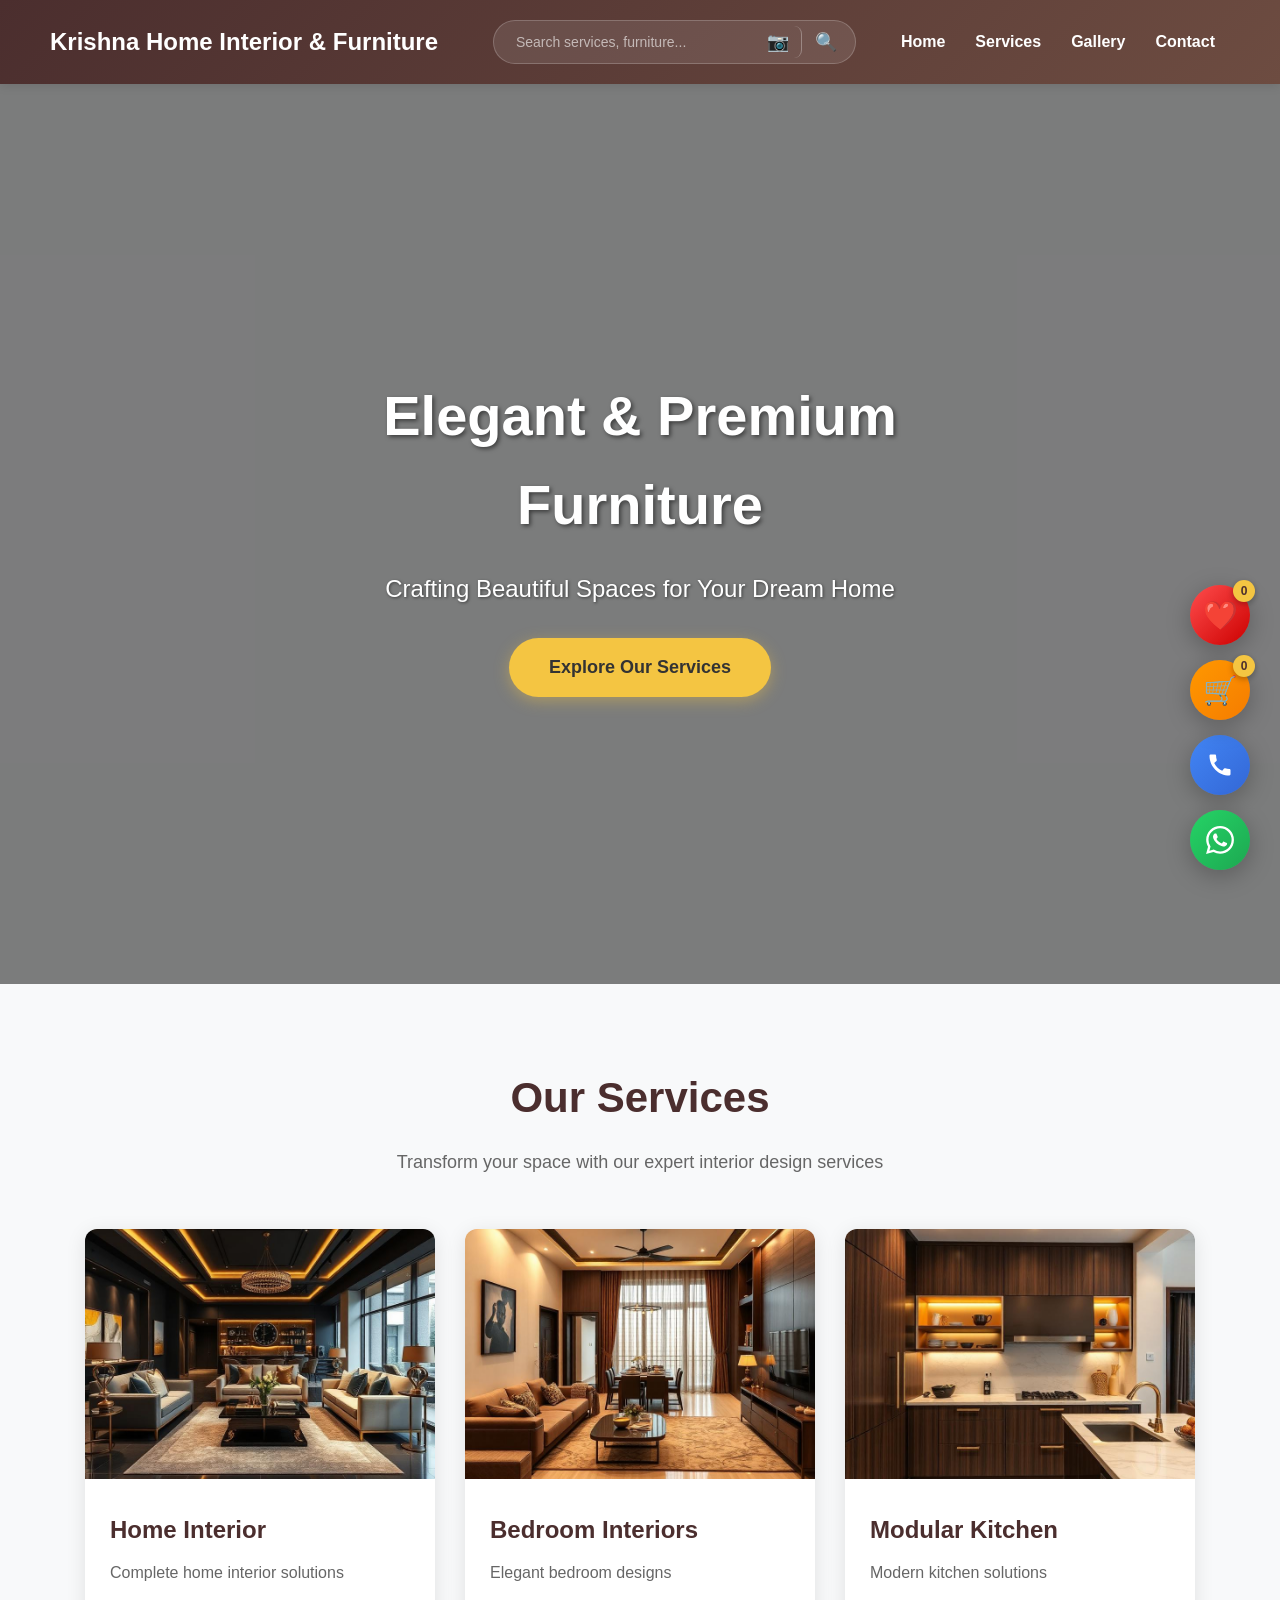
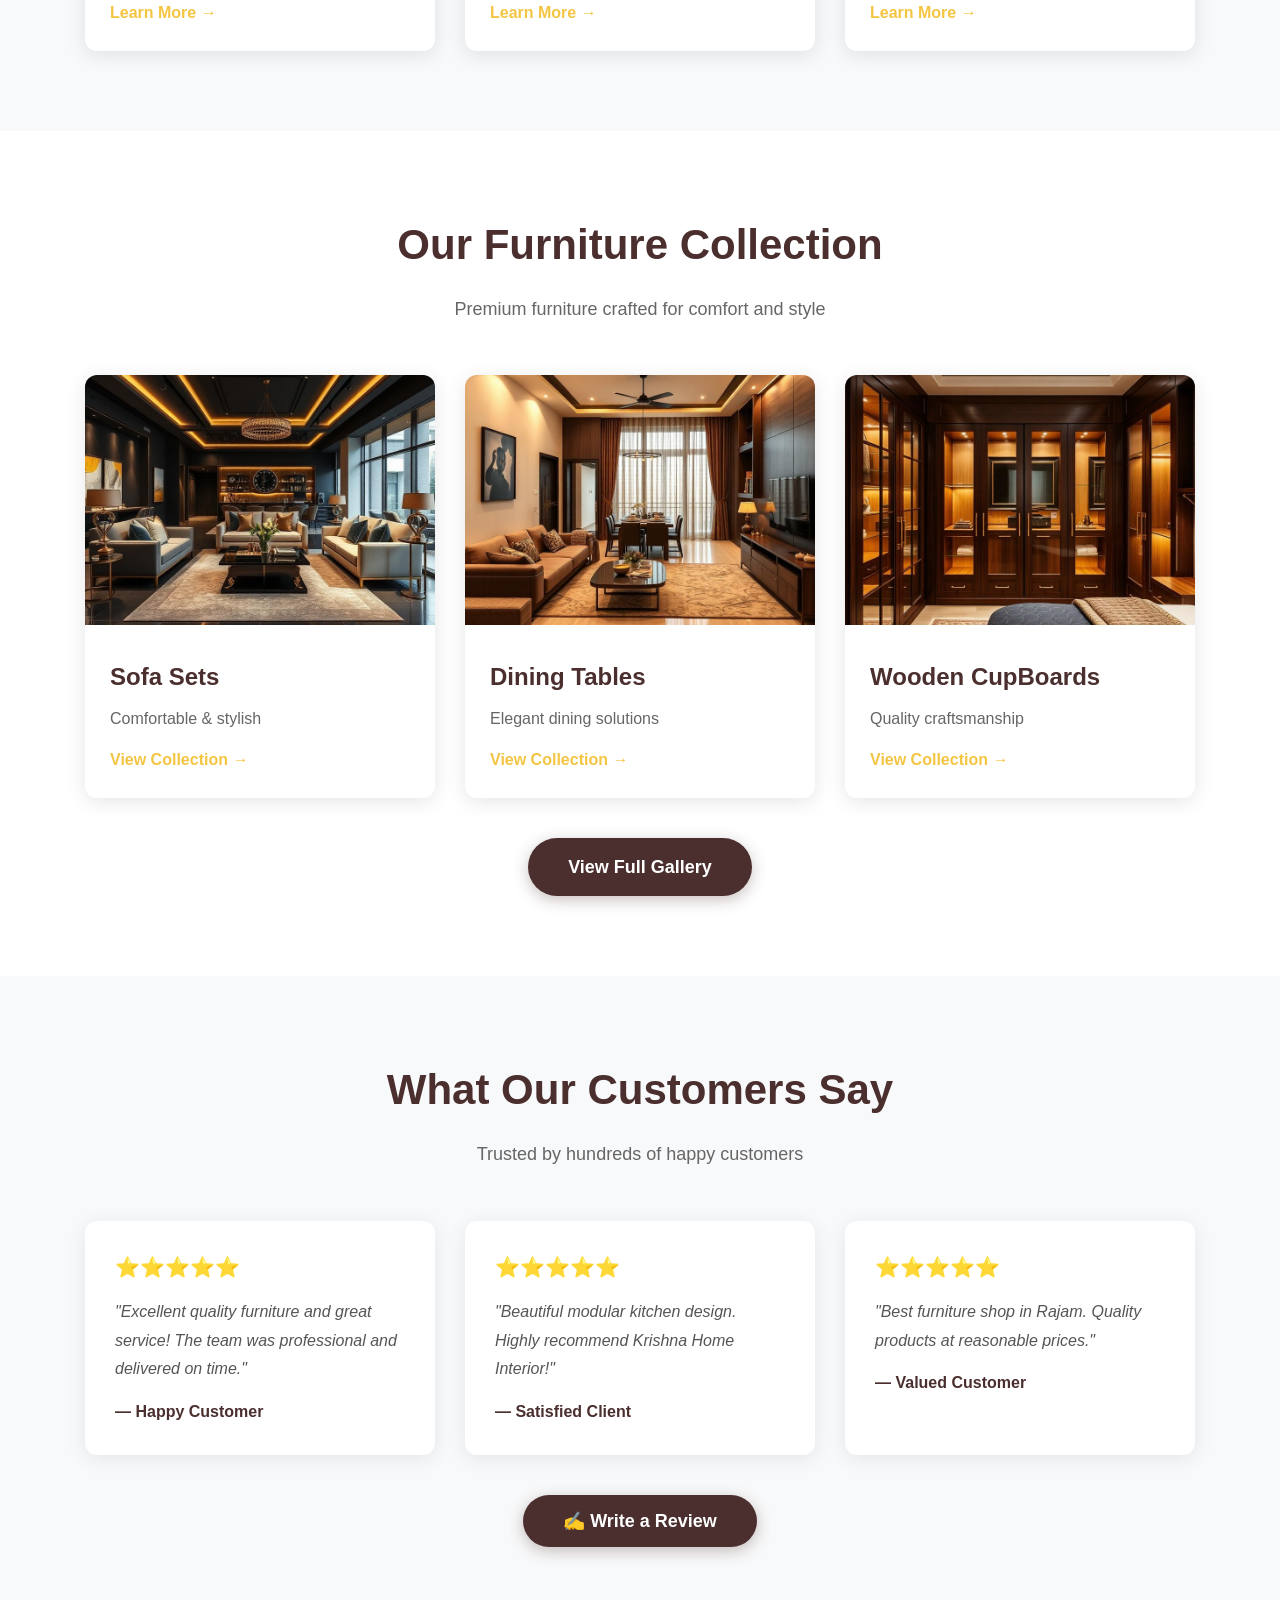
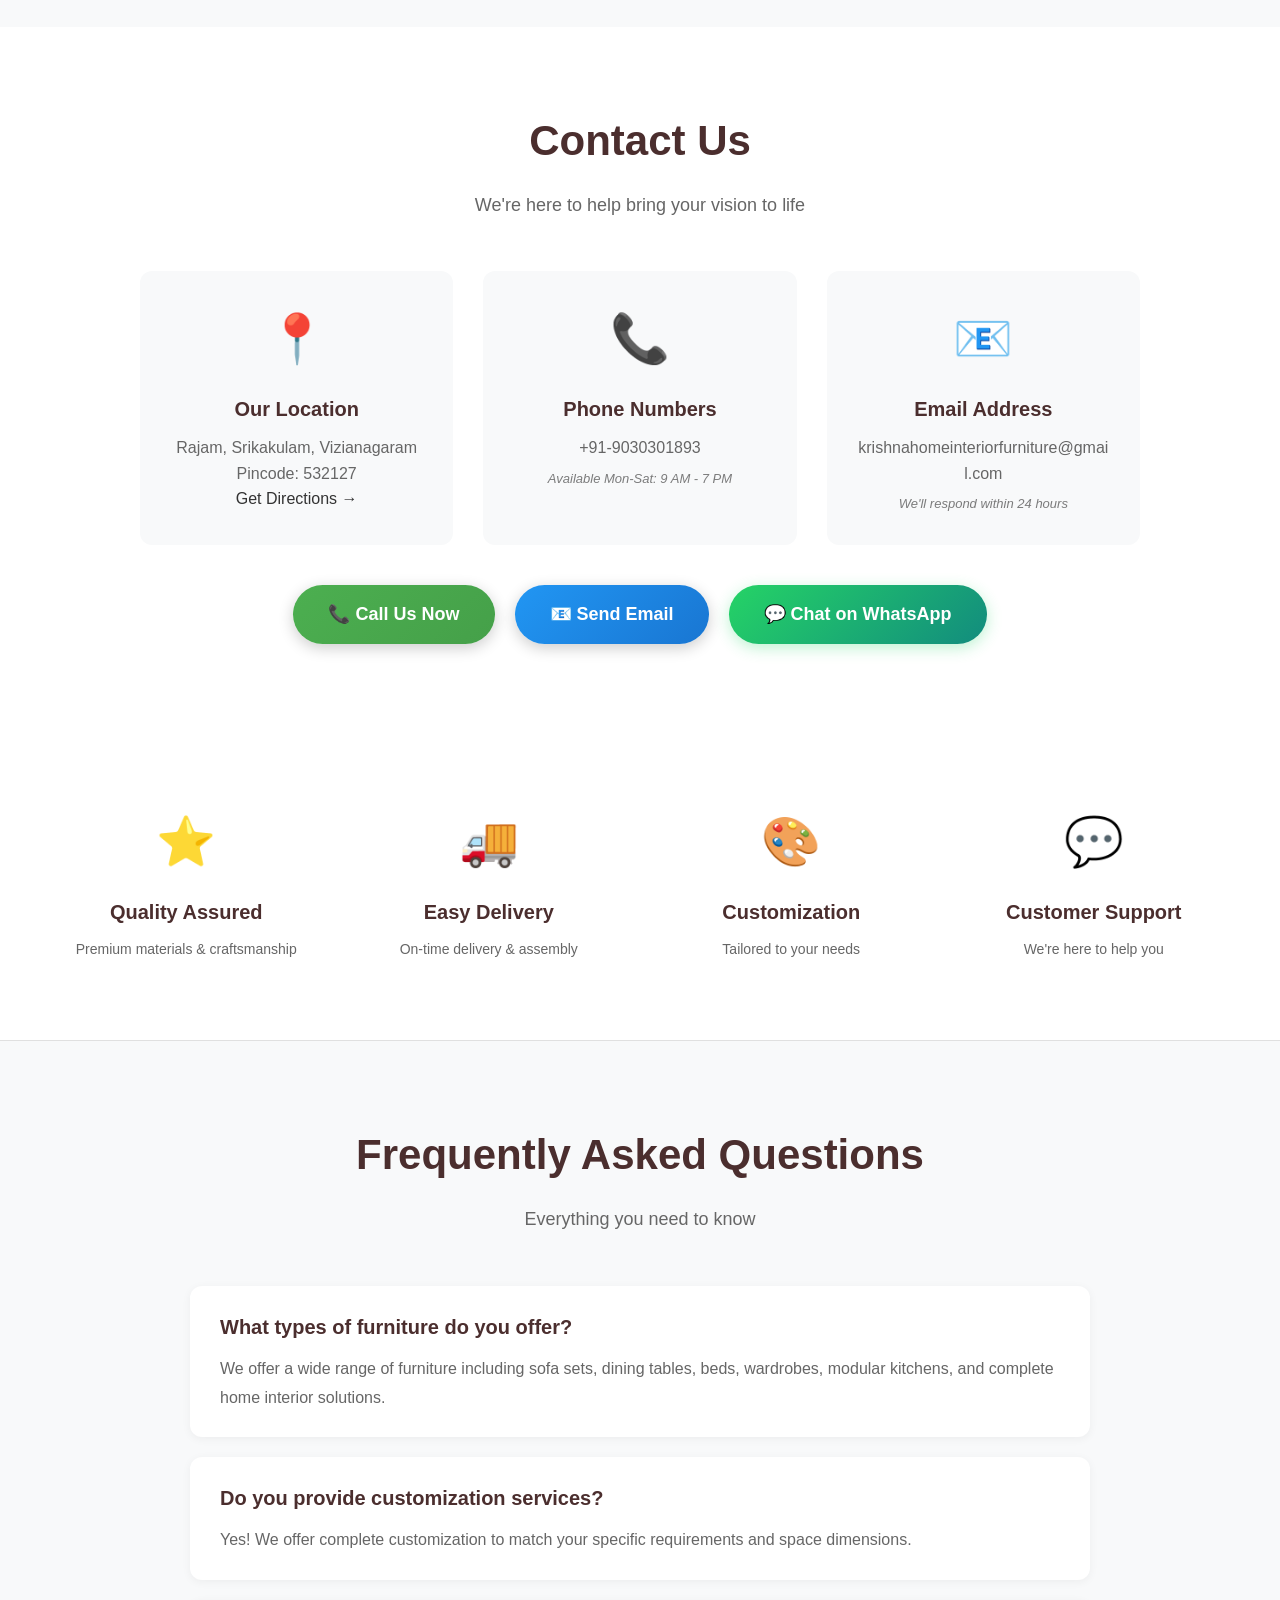
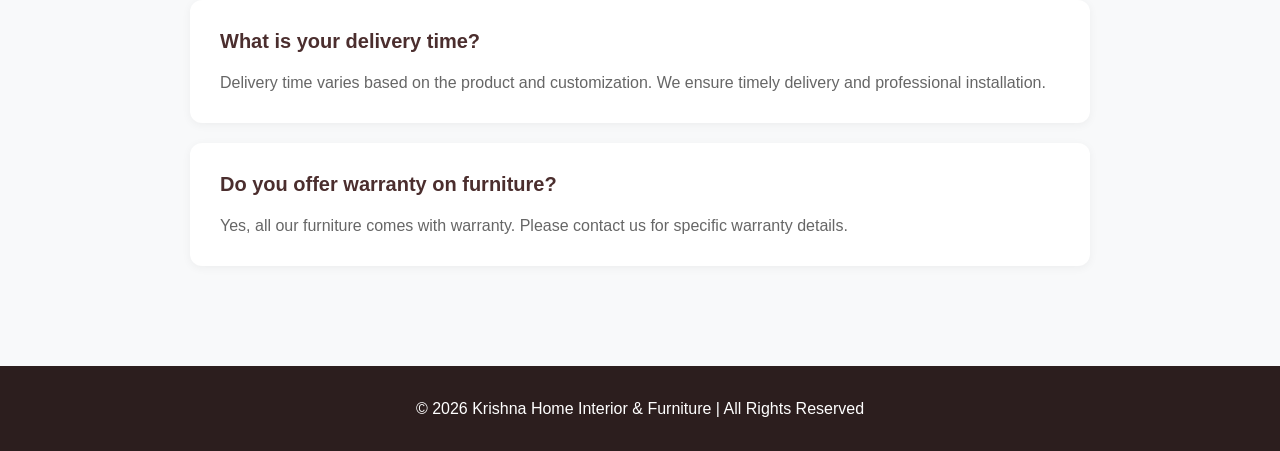
<file: index.html>
<!DOCTYPE html>
<html lang="en">
<head>
  <meta charset="UTF-8">
  <title>Krishna Home Interior & Furniture</title>
  <meta name="viewport" content="width=device-width, initial-scale=1.0">
  <link rel="stylesheet" href="css/style.css">
</head>

<body>

<header>
  <h1>Krishna Home Interior & Furniture</h1>
  <div class="header-right">
    <div class="search-container">
      <input type="text" id="searchInput" placeholder="Search services, furniture..." autocomplete="off" />
      <div class="search-dropdown" id="searchDropdown"></div>
      <input type="file" id="imageSearch" accept="image/*" style="display: none;" />
      <button type="button" id="cameraBtn" title="Search by image">📷</button>
      <button type="button" id="searchBtn" title="Search">🔍</button>
    </div>
    <button class="menu-toggle" id="menuToggle" aria-label="Toggle menu">
      <span></span>
      <span></span>
      <span></span>
    </button>
    <nav id="mainNav">
      <a href="#home">Home</a>
      <a href="#services">Services</a>
      <a href="#gallery">Gallery</a>
      <a href="contact.html">Contact</a>
    </nav>
  </div>
</header>

<!-- Mobile Menu Overlay -->
<div class="menu-overlay" id="menuOverlay"></div>

<!-- Wishlist Panel -->
<div class="side-panel" id="wishlistPanel">
  <div class="panel-header">
    <h3>❤️ My Wishlist</h3>
    <button class="close-panel" id="closeWishlist">✕</button>
  </div>
  <div class="panel-content" id="wishlistContent">
    <p class="empty-message">Your wishlist is empty</p>
  </div>
</div>

<!-- Cart Panel -->
<div class="side-panel" id="cartPanel">
  <div class="panel-header">
    <h3>🛒 Shopping Cart</h3>
    <button class="close-panel" id="closeCart">✕</button>
  </div>
  <div class="panel-content" id="cartContent">
    <p class="empty-message">Your cart is empty</p>
  </div>
  <div class="panel-footer" id="cartFooter" style="display: none;">
    <div class="cart-total">
      <span>Total:</span>
      <span id="cartTotal">₹0</span>
    </div>
    <button class="checkout-btn" onclick="contactWhatsApp('my cart items')">💬 Contact to Order</button>
  </div>
</div>

<!-- Panel Overlay -->
<div class="panel-overlay" id="panelOverlay"></div>

<!-- HERO WITH AUTO SLIDER -->
<section class="hero" id="home">
  <div class="hero-slide"></div>
  <div class="hero-slide"></div>
  <div class="hero-slide"></div>
  <div class="hero-slide"></div>

  <div class="hero-content">
    <h2>Elegant & Premium Furniture</h2>
    <p>Crafting Beautiful Spaces for Your Dream Home</p>
    <a href="#services" class="hero-btn">Explore Our Services</a>
  </div>
</section>

<!-- SEARCH RESULTS SECTION -->
<section id="searchResults" class="search-results-section" style="display: none;">
  <div class="search-results-header">
    <h2>Search Results</h2>
    <button id="clearSearch" class="clear-search-btn">✕ Clear Search</button>
  </div>
  <p class="search-query"></p>
  <div class="search-results-container"></div>
</section>

<section id="services">
  <div class="section-header">
    <h2>Our Services</h2>
    <p class="section-subtitle">Transform your space with our expert interior design services</p>
  </div>
  
  <div class="services">

    <div class="card">
      <img src="images/service-furniture.jpg" alt="Home Interior">
      <div class="card-content">
        <h3>Home Interior</h3>
        <p>Complete home interior solutions</p>
        <a href="services.html" class="card-link">Learn More →</a>
      </div>
    </div>

    <div class="card">
      <img src="images/service-interior.jpg" alt="Bedroom Interiors">
      <div class="card-content">
        <h3>Bedroom Interiors</h3>
        <p>Elegant bedroom designs</p>
        <a href="services.html" class="card-link">Learn More →</a>
      </div>
    </div>

    <div class="card">
      <img src="images/service-kitchen.jpg" alt="Modular Kitchen">
      <div class="card-content">
        <h3>Modular Kitchen</h3>
        <p>Modern kitchen solutions</p>
        <a href="services.html" class="card-link">Learn More →</a>
      </div>
    </div>

  </div>
</section>

<section id="gallery" class="gallery-section">
  <div class="section-header">
    <h2>Our Furniture Collection</h2>
    <p class="section-subtitle">Premium furniture crafted for comfort and style</p>
  </div>
  
  <div class="gallery">

    <div class="card">
      <img src="images/service-furniture.jpg" alt="Sofa Sets">
      <div class="card-content">
        <h3>Sofa Sets</h3>
        <p>Comfortable & stylish</p>
        <a href="gallery.html" class="card-link">View Collection →</a>
      </div>
    </div>

    <div class="card">
      <img src="images/service-interior.jpg" alt="Dining Tables">
      <div class="card-content">
        <h3>Dining Tables</h3>
        <p>Elegant dining solutions</p>
        <a href="gallery.html" class="card-link">View Collection →</a>
      </div>
    </div>

    <div class="card">
      <img src="images/service-wardrobe.jpg" alt="Wooden Beds">
      <div class="card-content">
        <h3>Wooden CupBoards</h3>
        <p>Quality craftsmanship</p>
        <a href="gallery.html" class="card-link">View Collection →</a>
      </div>
    </div>

  </div>
  
  <div class="section-cta">
    <a href="gallery.html" class="btn-primary">View Full Gallery</a>
  </div>
</section>

<!-- TESTIMONIALS & CUSTOMER REVIEWS SECTION -->
<section class="testimonials-section" id="customerReviews">
  <div class="section-header">
    <h2>What Our Customers Say</h2>
    <p class="section-subtitle">Trusted by hundreds of happy customers</p>
  </div>
  
  <!-- Featured Testimonials -->
  <div class="testimonials">
    <div class="testimonial-card">
      <div class="stars">⭐⭐⭐⭐⭐</div>
      <p class="testimonial-text">"Excellent quality furniture and great service! The team was professional and delivered on time."</p>
      <p class="customer-name">— Happy Customer</p>
    </div>
    
    <div class="testimonial-card">
      <div class="stars">⭐⭐⭐⭐⭐</div>
      <p class="testimonial-text">"Beautiful modular kitchen design. Highly recommend Krishna Home Interior!"</p>
      <p class="customer-name">— Satisfied Client</p>
    </div>
    
    <div class="testimonial-card">
      <div class="stars">⭐⭐⭐⭐⭐</div>
      <p class="testimonial-text">"Best furniture shop in Rajam. Quality products at reasonable prices."</p>
      <p class="customer-name">— Valued Customer</p>
    </div>
  </div>
  
  <div class="section-cta">
    <button class="btn-primary review-btn" id="writeReviewBtn">✍️ Write a Review</button>
  </div>
</section>

<!-- Review Submission Modal -->
<div id="reviewModal" class="review-modal">
  <div class="review-modal-content">
    <span class="close-review-modal" onclick="closeReviewModal()">&times;</span>
    <h2>Write a Review</h2>
    <p class="modal-subtitle">Share your experience with us</p>
    
    <form id="reviewForm" onsubmit="submitReview(event)">
      <div class="form-group">
        <label for="reviewerName">Your Name *</label>
        <input type="text" id="reviewerName" required placeholder="Enter your name" maxlength="50">
      </div>
      
      <div class="form-group">
        <label for="reviewRating">Rating *</label>
        <div class="star-rating" id="starRating">
          <span class="star" data-rating="1">☆</span>
          <span class="star" data-rating="2">☆</span>
          <span class="star" data-rating="3">☆</span>
          <span class="star" data-rating="4">☆</span>
          <span class="star" data-rating="5">☆</span>
        </div>
        <input type="hidden" id="reviewRating" required>
        <span class="rating-text" id="ratingText">Select a rating</span>
      </div>
      
      <div class="form-group">
        <label for="reviewProduct">Product/Service (Optional)</label>
        <input type="text" id="reviewProduct" placeholder="e.g., Modular Kitchen, Sofa Set" maxlength="50">
      </div>
      
      <div class="form-group">
        <label for="reviewText">Your Review *</label>
        <textarea id="reviewText" required placeholder="Tell us about your experience..." rows="5" maxlength="500"></textarea>
        <span class="char-count" id="charCount">0/500</span>
      </div>
      
      <div class="form-group">
        <label for="reviewPhotos">📷 Upload Photos (Optional)</label>
        <p class="field-hint">Share photos of your furniture or interior. Max 3 photos, 2MB each.</p>
        <input type="file" id="reviewPhotos" accept="image/jpeg,image/jpg,image/png,image/webp,image/gif" multiple>
        <div class="file-preview" id="photoPreview"></div>
      </div>
      
      <div class="form-group">
        <label for="reviewVideo">🎥 Upload Unboxing Video (Optional)</label>
        <p class="field-hint">Share your unboxing experience. Max 1 video, 10MB.</p>
        <input type="file" id="reviewVideo" accept="video/mp4,video/webm,video/ogg">
        <div class="file-preview" id="videoPreview"></div>
      </div>
      
      <div class="form-actions">
        <button type="button" class="btn-secondary" onclick="closeReviewModal()">Cancel</button>
        <button type="submit" class="btn-primary">Submit Review</button>
      </div>
    </form>
  </div>
</div>

<section id="contact" class="contact-section">
  <div class="section-header">
    <h2>Contact Us</h2>
    <p class="section-subtitle">We're here to help bring your vision to life</p>
  </div>

  <div class="contact-info">
    <div class="contact-card">
      <span class="contact-icon">📍</span>
      <h4>Our Location</h4>
      <p>Rajam, Srikakulam, Vizianagaram</p>
      <p>Pincode: 532127</p>
      <a href="https://www.google.com/maps/place/Krishna+Homeinterior+and+furniture/@18.4503109,83.6540928,17z/data=!3m1!4b1!4m6!3m5!1s0x3a3c770063a39905:0xda0575bba436637c!8m2!3d18.4503109!4d83.6566677!16s%2Fg%2F11z6161f5p?entry=ttu&g_ep=EgoyMDI2MDUyNi4wIKXMDSoASAFQAw%3D%3D" target="_blank" class="contact-link">Get Directions →</a>
    </div>
    
    <div class="contact-card">
      <span class="contact-icon">📞</span>
      <h4>Phone Numbers</h4>
      <p><a href="tel:+919030301893" class="contact-link">+91-9030301893</a></p>
      <p class="contact-note">Available Mon-Sat: 9 AM - 7 PM</p>
    </div>
    
    <div class="contact-card">
      <span class="contact-icon">📧</span>
      <h4>Email Address</h4>
      <p><a href="mailto:krishnahomeinteriorfurniture@gmail.com" class="contact-link">krishnahomeinteriorfurniture@gmail.com</a></p>
      <p class="contact-note">We'll respond within 24 hours</p>
    </div>
    
  </div>

  <div class="section-cta contact-buttons">
    <a class="cta-btn call-btn"
       href="tel:+919030301893">
       📞 Call Us Now
    </a>
    
    <a class="cta-btn email-btn"
       href="mailto:info@krishnainteriorandfurniture.com">
       📧 Send Email
    </a>
    
    <a class="cta-btn whatsapp-btn"
       href="https://wa.me/919030301893"
       target="_blank">
       💬 Chat on WhatsApp
    </a>
  </div>
</section>

<!-- TRUST BADGES -->
<section class="trust-section">
  <div class="trust-badges">
    <div class="badge">
      <span class="badge-icon">⭐</span>
      <h4>Quality Assured</h4>
      <p>Premium materials & craftsmanship</p>
    </div>
    <div class="badge">
      <span class="badge-icon">🚚</span>
      <h4>Easy Delivery</h4>
      <p>On-time delivery & assembly</p>
    </div>
    <div class="badge">
      <span class="badge-icon">🎨</span>
      <h4>Customization</h4>
      <p>Tailored to your needs</p>
    </div>
    <div class="badge">
      <span class="badge-icon">💬</span>
      <h4>Customer Support</h4>
      <p>We're here to help you</p>
    </div>
  </div>
</section>

<!-- FAQ SECTION -->
<section class="faq-section">
  <div class="section-header">
    <h2>Frequently Asked Questions</h2>
    <p class="section-subtitle">Everything you need to know</p>
  </div>
  
  <div class="faq-container">
    <div class="faq-item">
      <h4>What types of furniture do you offer?</h4>
      <p>We offer a wide range of furniture including sofa sets, dining tables, beds, wardrobes, modular kitchens, and complete home interior solutions.</p>
    </div>
    
    <div class="faq-item">
      <h4>Do you provide customization services?</h4>
      <p>Yes! We offer complete customization to match your specific requirements and space dimensions.</p>
    </div>
    
    <div class="faq-item">
      <h4>What is your delivery time?</h4>
      <p>Delivery time varies based on the product and customization. We ensure timely delivery and professional installation.</p>
    </div>
    
    <div class="faq-item">
      <h4>Do you offer warranty on furniture?</h4>
      <p>Yes, all our furniture comes with warranty. Please contact us for specific warranty details.</p>
    </div>
  </div>
</section>

<!-- FLOATING ACTION BUTTONS -->
<div class="floating-buttons">
  <button class="float-btn wishlist-float circle-btn" id="wishlistBtn" title="Wishlist">
    <span class="float-icon">❤️</span>
    <span class="badge" id="wishlistCount">0</span>
  </button>
  
  <button class="float-btn cart-float circle-btn" id="cartBtn" title="Shopping Cart">
    <span class="float-icon">🛒</span>
    <span class="badge" id="cartCount">0</span>
  </button>
  
  <a href="tel:+919030301893" class="float-btn call-float circle-btn" title="Buy on Call">
    <svg class="float-icon-svg" viewBox="0 0 24 24" fill="white" width="24" height="24">
      <path d="M20.01 15.38c-1.23 0-2.42-.2-3.53-.56a.977.977 0 00-1.01.24l-1.57 1.97c-2.83-1.35-5.48-3.9-6.89-6.83l1.95-1.66c.27-.28.35-.67.24-1.02-.37-1.11-.56-2.3-.56-3.53 0-.54-.45-.99-.99-.99H4.19C3.65 3 3 3.24 3 3.99 3 13.28 10.73 21 20.01 21c.71 0 .99-.63.99-1.18v-3.45c0-.54-.45-.99-.99-.99z"/>
    </svg>
  </a>
  
  <a href="https://wa.me/919030301893" target="_blank" class="float-btn whatsapp-float circle-btn" title="Chat on WhatsApp">
    <svg class="float-icon-svg" viewBox="0 0 24 24" fill="white" width="24" height="24">
      <path d="M17.472 14.382c-.297-.149-1.758-.867-2.03-.967-.273-.099-.471-.148-.67.15-.197.297-.767.966-.94 1.164-.173.199-.347.223-.644.075-.297-.15-1.255-.463-2.39-1.475-.883-.788-1.48-1.761-1.653-2.059-.173-.297-.018-.458.13-.606.134-.133.298-.347.446-.52.149-.174.198-.298.298-.497.099-.198.05-.371-.025-.52-.075-.149-.669-1.612-.916-2.207-.242-.579-.487-.5-.669-.51-.173-.008-.371-.01-.57-.01-.198 0-.52.074-.792.372-.272.297-1.04 1.016-1.04 2.479 0 1.462 1.065 2.875 1.213 3.074.149.198 2.096 3.2 5.077 4.487.709.306 1.262.489 1.694.625.712.227 1.36.195 1.871.118.571-.085 1.758-.719 2.006-1.413.248-.694.248-1.289.173-1.413-.074-.124-.272-.198-.57-.347m-5.421 7.403h-.004a9.87 9.87 0 01-5.031-1.378l-.361-.214-3.741.982.998-3.648-.235-.374a9.86 9.86 0 01-1.51-5.26c.001-5.45 4.436-9.884 9.888-9.884 2.64 0 5.122 1.03 6.988 2.898a9.825 9.825 0 012.893 6.994c-.003 5.45-4.437 9.884-9.885 9.884m8.413-18.297A11.815 11.815 0 0012.05 0C5.495 0 .16 5.335.157 11.892c0 2.096.547 4.142 1.588 5.945L.057 24l6.305-1.654a11.882 11.882 0 005.683 1.448h.005c6.554 0 11.89-5.335 11.893-11.893a11.821 11.821 0 00-3.48-8.413Z"/>
    </svg>
  </a>
</div>

<footer>
  <p>© 2026 Krishna Home Interior & Furniture | All Rights Reserved</p>
</footer>

<script>
// Search Dropdown Autocomplete Functionality
(function() {
  const searchInput = document.getElementById('searchInput');
  const searchDropdown = document.getElementById('searchDropdown');
  
  // Define searchable items (products and services)
  const searchableItems = [
    { name: 'Sofa Sets', category: 'Furniture', icon: '🛋️', page: 'gallery.html' },
    { name: 'Sofa', category: 'Furniture', icon: '🛋️', page: 'gallery.html' },
    { name: 'Wooden Beds', category: 'Furniture', icon: '🛏️', page: 'gallery.html' },
    { name: 'Cot', category: 'Furniture', icon: '🛏️', page: 'gallery.html' },
    { name: 'Dining Tables', category: 'Furniture', icon: '🍽️', page: 'gallery.html' },
    { name: 'Dining Table', category: 'Furniture', icon: '🍽️', page: 'gallery.html' },
    { name: 'Wooden Chair', category: 'Furniture', icon: '🪑', page: 'gallery.html' },
    { name: 'Chairs', category: 'Furniture', icon: '🪑', page: 'gallery.html' },
    { name: 'Dressing Table', category: 'Furniture', icon: '💄', page: 'gallery.html' },
    { name: 'Wardrobe', category: 'Furniture', icon: '🚪', page: 'gallery.html' },
    { name: 'Home Interior', category: 'Service', icon: '🏠', page: 'services.html' },
    { name: 'Bedroom Interiors', category: 'Service', icon: '🛏️', page: 'services.html' },
    { name: 'Modular Kitchen', category: 'Service', icon: '🍳', page: 'services.html' },
    { name: 'Kitchen Design', category: 'Service', icon: '🍳', page: 'services.html' },
    { name: 'Living Room Design', category: 'Service', icon: '🛋️', page: 'services.html' },
    { name: 'Interior Design', category: 'Service', icon: '🎨', page: 'services.html' },
    { name: 'Furniture Purchase', category: 'Service', icon: '🛒', page: 'gallery.html' },
    { name: 'Teakwood Cot', category: 'Furniture', icon: '🛏️', page: 'gallery.html' },
    { name: 'Iron Cot', category: 'Furniture', icon: '🛏️', page: 'gallery.html' },
    { name: 'Cot with Storage', category: 'Furniture', icon: '🛏️', page: 'gallery.html' }
  ];
  
  // Function to highlight matching text
  function highlightMatch(text, query) {
    if (!query) return text;
    const regex = new RegExp(`(${query})`, 'gi');
    return text.replace(regex, '<span class="search-highlight">$1</span>');
  }
  
  // Function to show dropdown with results
  function showDropdown(results, query) {
    if (results.length === 0) {
      searchDropdown.innerHTML = '<div class="search-dropdown-no-results">No results found. Try searching for sofas, beds, chairs, or services.</div>';
    } else {
      searchDropdown.innerHTML = results.map(item => `
        <div class="search-dropdown-item" data-page="${item.page}">
          <span class="search-dropdown-item-icon">${item.icon}</span>
          <div class="search-dropdown-item-content">
            <div class="search-dropdown-item-title">${highlightMatch(item.name, query)}</div>
            <div class="search-dropdown-item-category">${item.category}</div>
          </div>
        </div>
      `).join('');
      
      // Add click handlers to dropdown items
      searchDropdown.querySelectorAll('.search-dropdown-item').forEach(item => {
        item.addEventListener('click', function() {
          window.location.href = this.getAttribute('data-page');
        });
      });
    }
    
    searchDropdown.classList.add('show');
  }
  
  // Function to hide dropdown
  function hideDropdown() {
    searchDropdown.classList.remove('show');
  }
  
  // Search input handler
  searchInput.addEventListener('input', function(e) {
    const query = e.target.value.trim();
    
    if (query.length < 2) {
      hideDropdown();
      return;
    }
    
    // Filter items based on query
    const results = searchableItems.filter(item => 
      item.name.toLowerCase().includes(query.toLowerCase()) ||
      item.category.toLowerCase().includes(query.toLowerCase())
    );
    
    // Show top 8 results
    showDropdown(results.slice(0, 8), query);
  });
  
  // Handle Enter key
  searchInput.addEventListener('keydown', function(e) {
    if (e.key === 'Enter' && this.value.trim()) {
      // Navigate to gallery if Enter is pressed
      window.location.href = 'gallery.html';
    }
  });
  
  // Hide dropdown when clicking outside
  document.addEventListener('click', function(e) {
    if (!searchInput.contains(e.target) && !searchDropdown.contains(e.target)) {
      hideDropdown();
    }
  });
  
  // Show dropdown when clicking on search input if there's text
  searchInput.addEventListener('focus', function() {
    if (this.value.trim().length >= 2) {
      const query = this.value.trim();
      const results = searchableItems.filter(item => 
        item.name.toLowerCase().includes(query.toLowerCase()) ||
        item.category.toLowerCase().includes(query.toLowerCase())
      );
      showDropdown(results.slice(0, 8), query);
    }
  });
})();
</script>

<script src="js/main.js"></script>
</body>
</html>
</file>
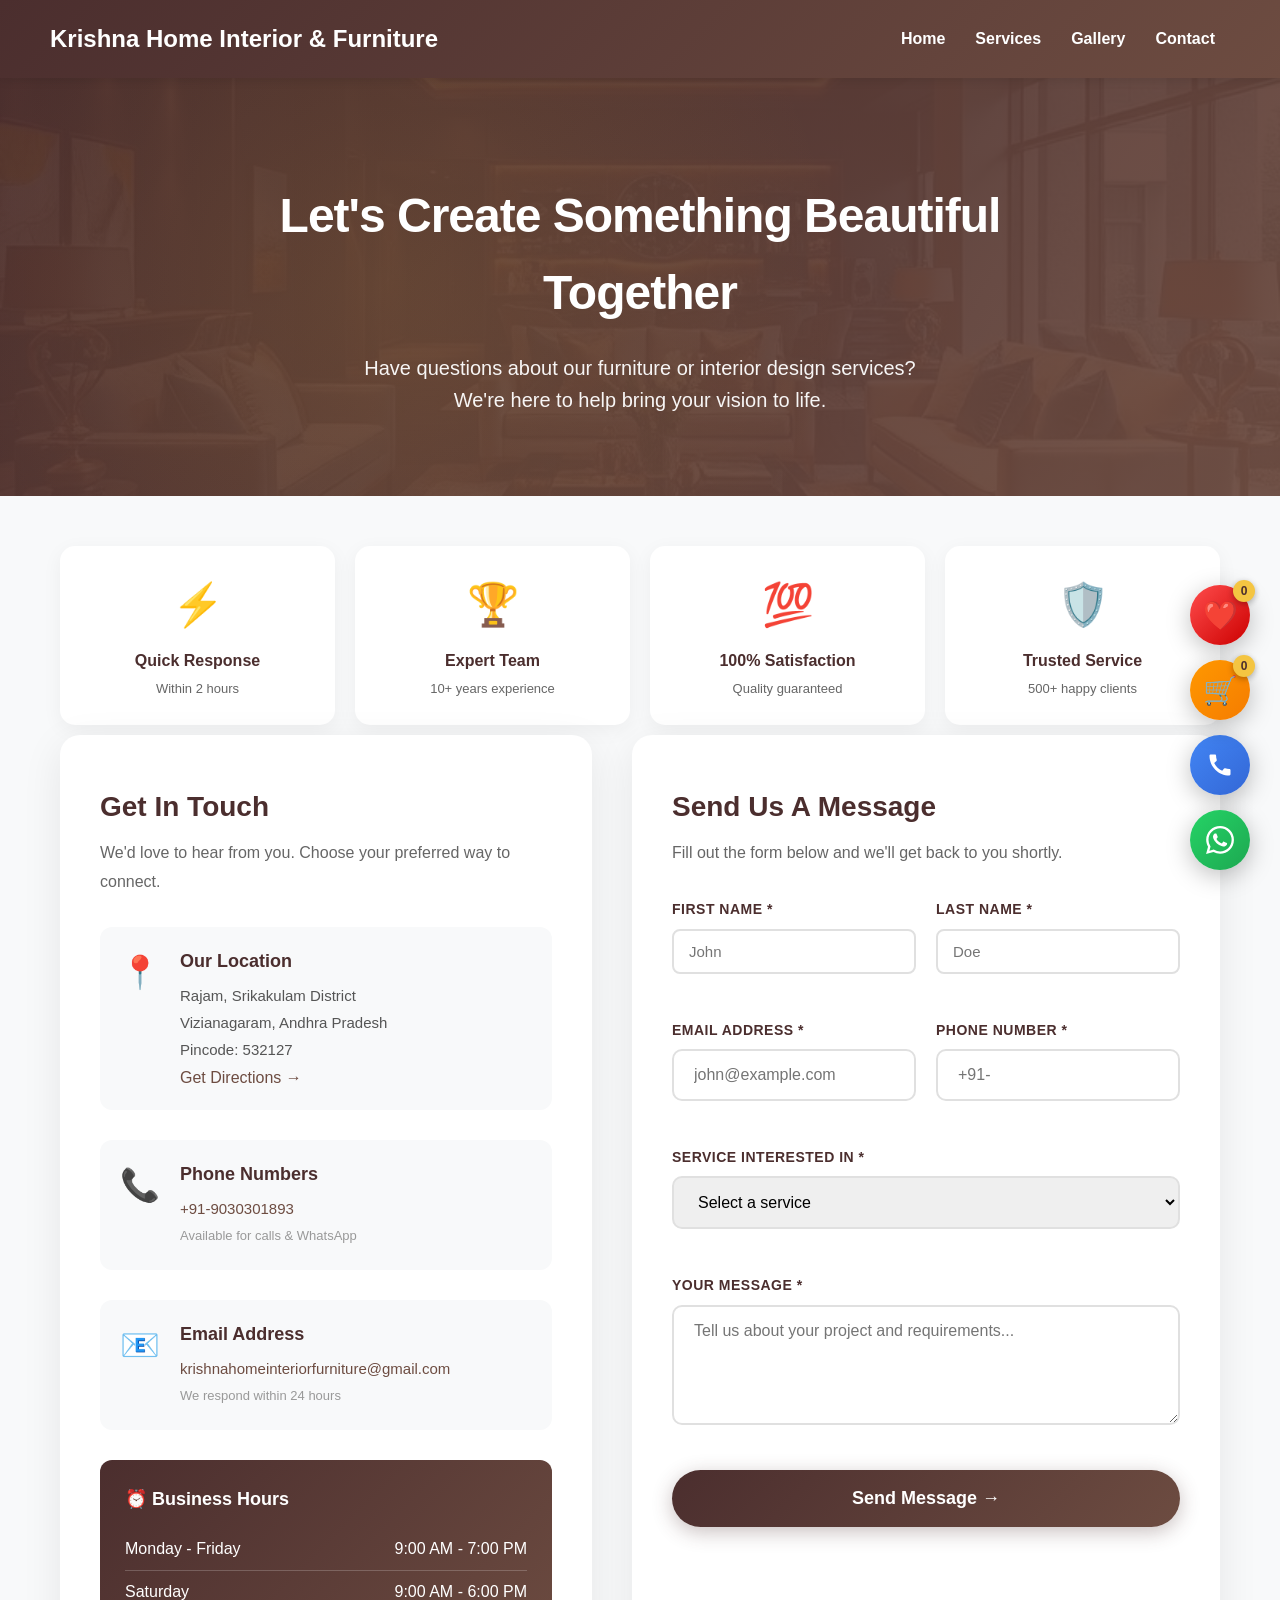
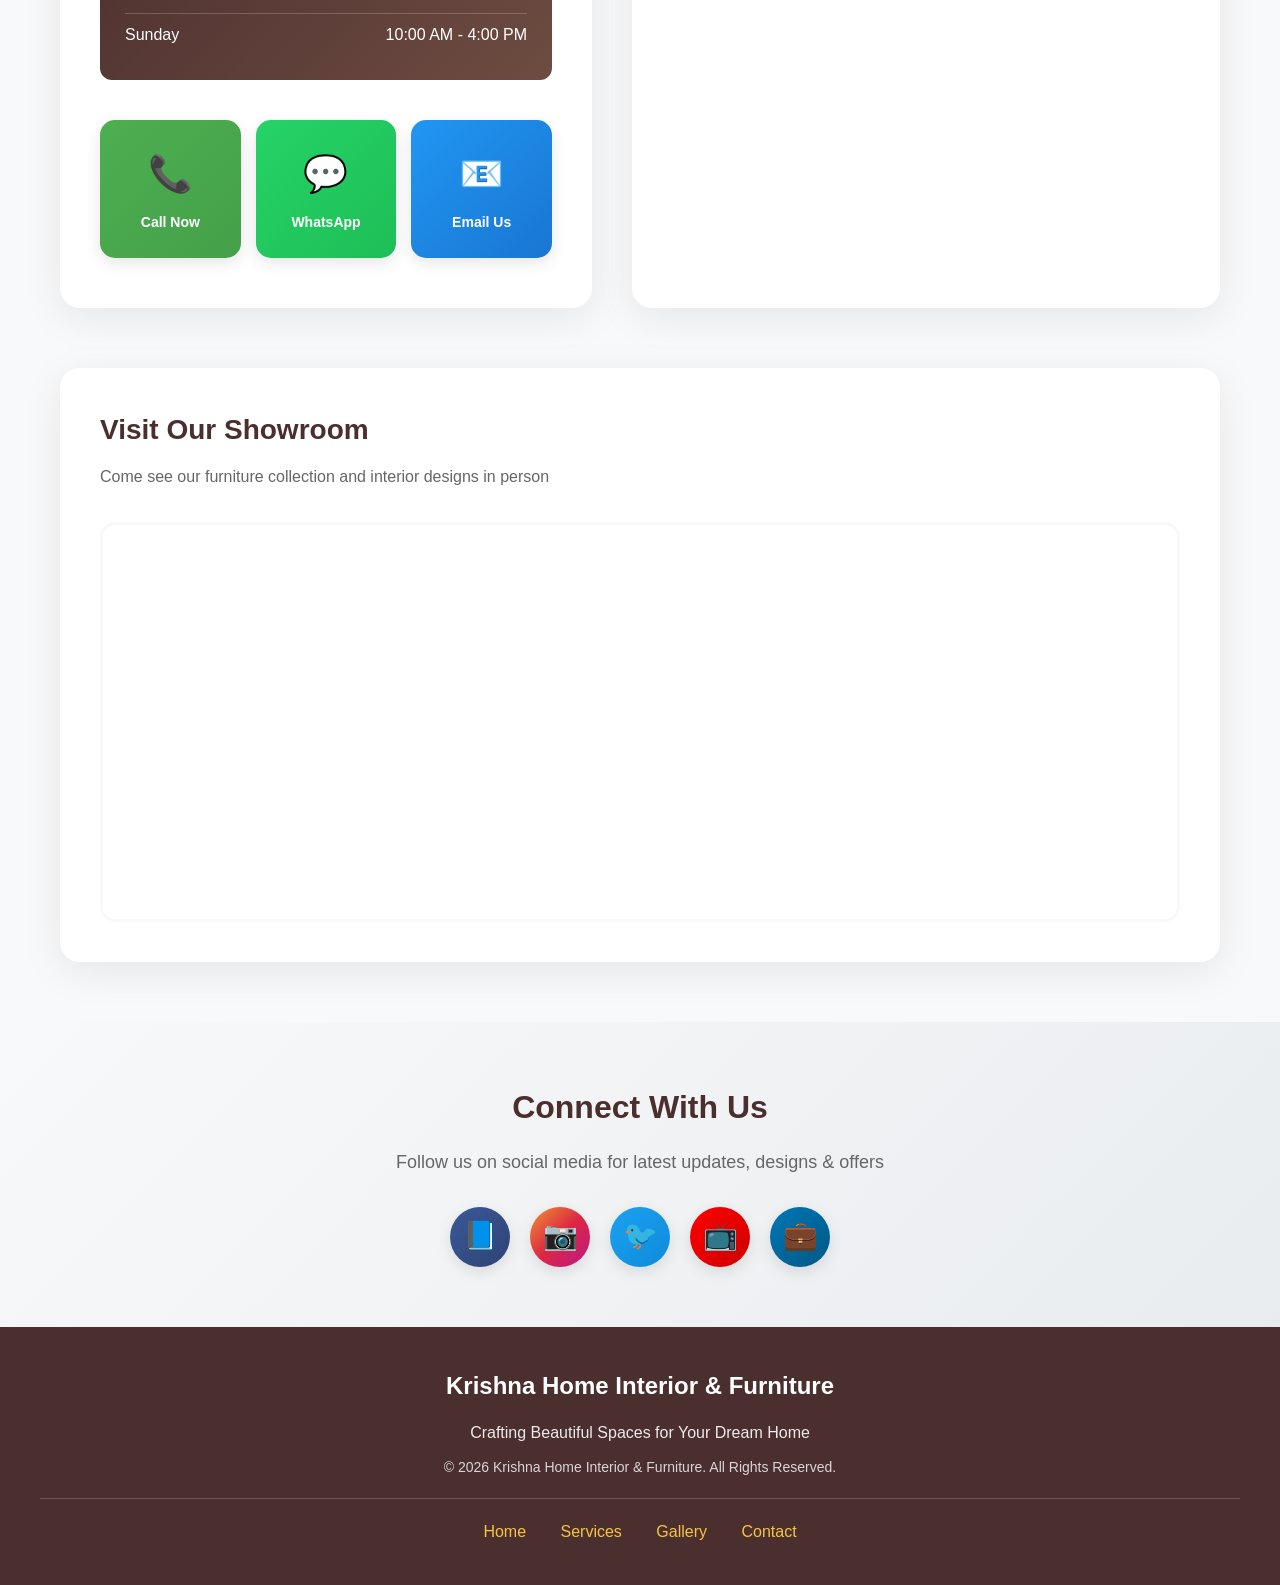
<file: contact.html>
<!DOCTYPE html>
<html lang="en">
<head>
  <meta charset="UTF-8">
  <title>Contact Us - Krishna Home Interior & Furniture</title>
  <meta name="viewport" content="width=device-width, initial-scale=1.0">
  <meta name="description" content="Get in touch with Krishna Home Interior & Furniture. Visit our showroom in Rajam or contact us for premium furniture and interior design services.">
  <link rel="stylesheet" href="css/style.css">
  <style>
    /* Premium Contact Page Styles */
    .contact-hero {
      background: linear-gradient(135deg, rgba(75, 46, 46, 0.95) 0%, rgba(109, 76, 65, 0.95) 100%), 
                  url('images/service-furniture.jpg') center/cover;
      color: white;
      text-align: center;
      padding: 100px 20px 80px;
      position: relative;
      overflow: hidden;
    }

    .contact-hero::before {
      content: '';
      position: absolute;
      top: 0;
      left: 0;
      right: 0;
      bottom: 0;
      background: radial-gradient(circle at 30% 50%, rgba(244, 197, 66, 0.1) 0%, transparent 50%);
      pointer-events: none;
    }

    .contact-hero-content {
      position: relative;
      z-index: 1;
      max-width: 800px;
      margin: 0 auto;
    }

    .contact-hero h1 {
      font-size: 48px;
      margin-bottom: 20px;
      font-weight: 700;
      letter-spacing: -1px;
    }

    .contact-hero p {
      font-size: 20px;
      opacity: 0.95;
      max-width: 600px;
      margin: 0 auto;
      line-height: 1.6;
    }

    .contact-main {
      max-width: 1200px;
      margin: -40px auto 60px;
      padding: 0 20px;
      position: relative;
      z-index: 2;
    }

    .contact-grid {
      display: grid;
      grid-template-columns: 1fr 1fr;
      gap: 40px;
      margin-bottom: 60px;
    }

    .contact-info-section {
      background: white;
      border-radius: 20px;
      padding: 50px 40px;
      box-shadow: 0 10px 40px rgba(0, 0, 0, 0.08);
    }

    .contact-form-section {
      background: white;
      border-radius: 20px;
      padding: 50px 40px;
      box-shadow: 0 10px 40px rgba(0, 0, 0, 0.08);
    }

    .section-title {
      font-size: 28px;
      color: #4b2e2e;
      margin-bottom: 10px;
      font-weight: 700;
    }

    .section-subtitle {
      color: #666;
      font-size: 16px;
      margin-bottom: 30px;
    }

    .info-item {
      display: flex;
      align-items: flex-start;
      margin-bottom: 30px;
      padding: 20px;
      background: #f8f9fa;
      border-radius: 12px;
      transition: all 0.3s ease;
    }

    .info-item:hover {
      background: #fff5e6;
      transform: translateX(5px);
    }

    .info-icon {
      font-size: 32px;
      margin-right: 20px;
      min-width: 40px;
    }

    .info-content h4 {
      color: #4b2e2e;
      font-size: 18px;
      margin-bottom: 8px;
      font-weight: 600;
    }

    .info-content p {
      color: #555;
      font-size: 15px;
      line-height: 1.6;
      margin: 3px 0;
    }

    .info-content a {
      color: #6d4c41;
      text-decoration: none;
      font-weight: 500;
      transition: color 0.3s ease;
    }

    .info-content a:hover {
      color: #4b2e2e;
      text-decoration: underline;
    }

    .business-hours {
      background: linear-gradient(135deg, #4b2e2e 0%, #6d4c41 100%);
      color: white;
      padding: 25px;
      border-radius: 12px;
      margin-top: 30px;
    }

    .business-hours h4 {
      font-size: 18px;
      margin-bottom: 15px;
      font-weight: 600;
    }

    .hours-list {
      list-style: none;
    }

    .hours-list li {
      display: flex;
      justify-content: space-between;
      padding: 8px 0;
      border-bottom: 1px solid rgba(255, 255, 255, 0.2);
    }

    .hours-list li:last-child {
      border-bottom: none;
    }

    .contact-form {
      display: flex;
      flex-direction: column;
      gap: 20px;
    }

    .form-group {
      display: flex;
      flex-direction: column;
    }

    .form-group label {
      color: #4b2e2e;
      font-weight: 600;
      margin-bottom: 8px;
      font-size: 14px;
      text-transform: uppercase;
      letter-spacing: 0.5px;
    }

    .form-group input,
    .form-group textarea,
    .form-group select {
      padding: 15px 20px;
      border: 2px solid #e0e0e0;
      border-radius: 10px;
      font-size: 16px;
      transition: all 0.3s ease;
      font-family: inherit;
    }

    .form-group input:focus,
    .form-group textarea:focus,
    .form-group select:focus {
      outline: none;
      border-color: #6d4c41;
      box-shadow: 0 0 0 3px rgba(109, 76, 65, 0.1);
    }

    .form-group textarea {
      resize: vertical;
      min-height: 120px;
    }

    .form-row {
      display: grid;
      grid-template-columns: 1fr 1fr;
      gap: 20px;
    }

    .submit-btn {
      background: linear-gradient(135deg, #4b2e2e 0%, #6d4c41 100%);
      color: white;
      padding: 18px 40px;
      border: none;
      border-radius: 50px;
      font-size: 18px;
      font-weight: 600;
      cursor: pointer;
      transition: all 0.3s ease;
      box-shadow: 0 5px 20px rgba(75, 46, 46, 0.3);
    }

    .submit-btn:hover {
      transform: translateY(-2px);
      box-shadow: 0 8px 30px rgba(75, 46, 46, 0.4);
    }

    .submit-btn:active {
      transform: translateY(0);
    }

    .quick-contact-buttons {
      display: grid;
      grid-template-columns: repeat(3, 1fr);
      gap: 15px;
      margin-top: 40px;
    }

    .quick-btn {
      display: flex;
      flex-direction: column;
      align-items: center;
      justify-content: center;
      padding: 25px 15px;
      border-radius: 15px;
      text-decoration: none;
      color: white;
      font-weight: 600;
      transition: all 0.3s ease;
      box-shadow: 0 5px 15px rgba(0, 0, 0, 0.1);
    }

    .quick-btn-icon {
      font-size: 36px;
      margin-bottom: 8px;
    }

    .quick-btn-text {
      font-size: 14px;
    }

    .quick-btn-call {
      background: linear-gradient(135deg, #4CAF50 0%, #45a049 100%);
    }

    .quick-btn-whatsapp {
      background: linear-gradient(135deg, #25D366 0%, #1ebe57 100%);
    }

    .quick-btn-email {
      background: linear-gradient(135deg, #2196F3 0%, #1976D2 100%);
    }

    .quick-btn:hover {
      transform: translateY(-5px);
      box-shadow: 0 8px 25px rgba(0, 0, 0, 0.2);
    }

    .map-section {
      background: white;
      border-radius: 20px;
      padding: 40px;
      box-shadow: 0 10px 40px rgba(0, 0, 0, 0.08);
      margin-top: 40px;
    }

    .map-container {
      width: 100%;
      height: 400px;
      border-radius: 15px;
      overflow: hidden;
      margin-top: 20px;
      border: 3px solid #f8f9fa;
    }

    .map-container iframe {
      width: 100%;
      height: 100%;
      border: none;
    }

    .social-connect {
      background: linear-gradient(135deg, #f8f9fa 0%, #e9ecef 100%);
      padding: 60px 20px;
      text-align: center;
    }

    .social-title {
      font-size: 32px;
      color: #4b2e2e;
      margin-bottom: 15px;
      font-weight: 700;
    }

    .social-subtitle {
      color: #666;
      font-size: 18px;
      margin-bottom: 30px;
    }

    .social-links {
      display: flex;
      gap: 20px;
      justify-content: center;
      flex-wrap: wrap;
    }

    .social-link {
      width: 60px;
      height: 60px;
      border-radius: 50%;
      display: flex;
      align-items: center;
      justify-content: center;
      font-size: 28px;
      text-decoration: none;
      transition: all 0.3s ease;
      box-shadow: 0 5px 15px rgba(0, 0, 0, 0.1);
    }

    .social-link:hover {
      transform: translateY(-5px) scale(1.1);
      box-shadow: 0 8px 25px rgba(0, 0, 0, 0.2);
    }

    .social-facebook { background: linear-gradient(135deg, #3b5998 0%, #2d4373 100%); color: white; }
    .social-instagram { background: linear-gradient(135deg, #f09433 0%, #dc2743 50%, #bc1888 100%); color: white; }
    .social-twitter { background: linear-gradient(135deg, #1DA1F2 0%, #0d8bd9 100%); color: white; }
    .social-youtube { background: linear-gradient(135deg, #FF0000 0%, #cc0000 100%); color: white; }
    .social-linkedin { background: linear-gradient(135deg, #0077B5 0%, #005885 100%); color: white; }

    .trust-indicators {
      display: grid;
      grid-template-columns: repeat(4, 1fr);
      gap: 20px;
      max-width: 1200px;
      margin: 50px auto;
      padding: 0 20px;
    }

    .trust-item {
      text-align: center;
      padding: 25px 15px;
      background: white;
      border-radius: 15px;
      box-shadow: 0 5px 20px rgba(0, 0, 0, 0.05);
    }

    .trust-icon {
      font-size: 42px;
      margin-bottom: 10px;
    }

    .trust-title {
      font-size: 16px;
      color: #4b2e2e;
      font-weight: 600;
      margin-bottom: 5px;
    }

    .trust-desc {
      font-size: 13px;
      color: #666;
    }

    /* Responsive Design */
    @media (max-width: 968px) {
      .contact-grid {
        grid-template-columns: 1fr;
        gap: 30px;
      }

      .trust-indicators {
        grid-template-columns: repeat(2, 1fr);
      }

      .quick-contact-buttons {
        grid-template-columns: 1fr;
      }
    }

    @media (max-width: 768px) {
      .contact-hero h1 {
        font-size: 36px;
      }

      .contact-hero p {
        font-size: 18px;
      }

      .contact-info-section,
      .contact-form-section {
        padding: 35px 25px;
      }

      .form-row {
        grid-template-columns: 1fr;
      }

      .trust-indicators {
        grid-template-columns: 1fr;
      }

      .map-container {
        height: 300px;
      }
    }

    .success-message {
      display: none;
      background: #d4edda;
      color: #155724;
      padding: 15px;
      border-radius: 10px;
      margin-bottom: 20px;
      border: 1px solid #c3e6cb;
    }

    .success-message.show {
      display: block;
      animation: slideDown 0.3s ease-out;
    }

    @keyframes slideDown {
      from {
        opacity: 0;
        transform: translateY(-10px);
      }
      to {
        opacity: 1;
        transform: translateY(0);
      }
    }

    /* Floating Action Buttons */
    .floating-buttons {
      position: fixed;
      bottom: 30px;
      right: 30px;
      display: flex;
      flex-direction: column;
      gap: 15px;
      z-index: 999;
    }

    .float-btn {
      display: flex;
      align-items: center;
      justify-content: center;
      gap: 12px;
      padding: 14px 24px;
      border-radius: 50px;
      text-decoration: none;
      color: white;
      font-weight: 600;
      font-size: 16px;
      box-shadow: 0 6px 24px rgba(0,0,0,0.25);
      transition: all 0.3s ease;
      cursor: pointer;
      border: none;
      min-width: 180px;
    }

    .float-btn:hover {
      transform: translateY(-4px);
      box-shadow: 0 8px 30px rgba(0,0,0,0.35);
    }

    .circle-btn {
      width: 60px;
      height: 60px;
      min-width: 60px;
      border-radius: 50%;
      padding: 0;
      gap: 0;
    }

    .float-icon-svg {
      width: 28px;
      height: 28px;
      display: block;
      flex-shrink: 0;
    }

    .float-icon {
      font-size: 28px;
      display: block;
    }

    .call-float {
      background: linear-gradient(135deg, #4285F4 0%, #3367D6 100%);
    }

    .call-float:hover {
      background: linear-gradient(135deg, #3367D6 0%, #2952B3 100%);
    }

    .whatsapp-float {
      background: linear-gradient(135deg, #25D366 0%, #1DA851 100%);
    }

    .whatsapp-float:hover {
      background: linear-gradient(135deg, #1DA851 0%, #128C7E 100%);
    }

    .wishlist-float {
      background: linear-gradient(135deg, #ff4d4d 0%, #cc0000 100%);
      border: none;
      position: relative;
    }

    .wishlist-float:hover {
      background: linear-gradient(135deg, #cc0000 0%, #990000 100%);
    }

    .cart-float {
      background: linear-gradient(135deg, #ff9800 0%, #f57c00 100%);
      border: none;
      position: relative;
    }

    .cart-float:hover {
      background: linear-gradient(135deg, #f57c00 0%, #e65100 100%);
    }

    .float-btn .badge {
      position: absolute;
      top: -5px;
      right: -5px;
      background: #f4c542;
      color: #4b2e2e;
      border-radius: 50%;
      min-width: 22px;
      height: 22px;
      display: flex;
      align-items: center;
      justify-content: center;
      font-size: 12px;
      font-weight: 700;
      padding: 2px;
      box-shadow: 0 2px 6px rgba(0,0,0,0.3);
    }

    @keyframes float-pulse {
      0%, 100% {
        transform: translateY(0) scale(1);
      }
      50% {
        transform: translateY(-3px) scale(1.02);
      }
    }

    .float-btn {
      animation: float-pulse 3s ease-in-out infinite;
    }

    .float-btn:hover {
      animation: none;
    }

    @media (max-width: 768px) {
      .floating-buttons {
        bottom: 20px;
        right: 20px;
        gap: 12px;
      }

      .float-btn, .circle-btn {
        width: 55px;
        height: 55px;
        min-width: 55px;
      }

      .float-icon {
        font-size: 24px;
      }

      .float-icon-svg {
        width: 24px;
        height: 24px;
      }
    }
  </style>
</head>

<body>

<header>
  <h1>Krishna Home Interior & Furniture</h1>
  <div class="header-right">
    <button class="menu-toggle" id="menuToggle" aria-label="Toggle menu">
      <span></span>
      <span></span>
      <span></span>
    </button>
    <nav id="mainNav">
      <a href="index.html">Home</a>
      <a href="services.html">Services</a>
      <a href="gallery.html">Gallery</a>
      <a href="contact.html">Contact</a>
    </nav>
  </div>
</header>

<!-- Wishlist Panel -->
<div class="side-panel" id="wishlistPanel">
  <div class="panel-header">
    <h3>❤️ My Wishlist</h3>
    <button class="close-panel" id="closeWishlist">✕</button>
  </div>
  <div class="panel-content" id="wishlistContent">
    <p class="empty-message">Your wishlist is empty</p>
  </div>
</div>

<!-- Cart Panel -->
<div class="side-panel" id="cartPanel">
  <div class="panel-header">
    <h3>🛒 Shopping Cart</h3>
    <button class="close-panel" id="closeCart">✕</button>
  </div>
  <div class="panel-content" id="cartContent">
    <p class="empty-message">Your cart is empty</p>
  </div>
  <div class="panel-footer" id="cartFooter" style="display: none;">
    <div class="cart-total">
      <span>Total:</span>
      <span id="cartTotal">₹0</span>
    </div>
    <button class="checkout-btn" onclick="contactWhatsApp('my cart items')">💬 Contact to Order</button>
  </div>
</div>

<!-- Panel Overlay -->
<div class="panel-overlay" id="panelOverlay"></div>

<!-- Hero Section -->
<section class="contact-hero">
  <div class="contact-hero-content">
    <h1>Let's Create Something Beautiful Together</h1>
    <p>Have questions about our furniture or interior design services? We're here to help bring your vision to life.</p>
  </div>
</section>

<!-- Trust Indicators -->
<div class="trust-indicators">
  <div class="trust-item">
    <div class="trust-icon">⚡</div>
    <div class="trust-title">Quick Response</div>
    <div class="trust-desc">Within 2 hours</div>
  </div>
  <div class="trust-item">
    <div class="trust-icon">🏆</div>
    <div class="trust-title">Expert Team</div>
    <div class="trust-desc">10+ years experience</div>
  </div>
  <div class="trust-item">
    <div class="trust-icon">💯</div>
    <div class="trust-title">100% Satisfaction</div>
    <div class="trust-desc">Quality guaranteed</div>
  </div>
  <div class="trust-item">
    <div class="trust-icon">🛡️</div>
    <div class="trust-title">Trusted Service</div>
    <div class="trust-desc">500+ happy clients</div>
  </div>
</div>

<!-- Main Content -->
<div class="contact-main">
  <div class="contact-grid">
    <!-- Contact Information -->
    <div class="contact-info-section">
      <h2 class="section-title">Get In Touch</h2>
      <p class="section-subtitle">We'd love to hear from you. Choose your preferred way to connect.</p>

      <div class="info-item">
        <div class="info-icon">📍</div>
        <div class="info-content">
          <h4>Our Location</h4>
          <p>Rajam, Srikakulam District</p>
          <p>Vizianagaram, Andhra Pradesh</p>
          <p>Pincode: 532127</p>
          <a href="https://www.google.com/maps/search/?api=1&query=Rajam,+Srikakulam,+Vizianagaram,+532127" target="_blank">Get Directions →</a>
        </div>
      </div>

      <div class="info-item">
        <div class="info-icon">📞</div>
        <div class="info-content">
          <h4>Phone Numbers</h4>
          <p><a href="tel:+919030301893">+91-9030301893</a></p>
          <p style="font-size: 13px; color: #999; margin-top: 5px;">Available for calls & WhatsApp</p>
        </div>
      </div>

      <div class="info-item">
        <div class="info-icon">📧</div>
        <div class="info-content">
          <h4>Email Address</h4>
          <p><a href="mailto:krishnahomeinteriorfurniture@gmail.com">krishnahomeinteriorfurniture@gmail.com</a></p>
          <p style="font-size: 13px; color: #999; margin-top: 5px;">We respond within 24 hours</p>
        </div>
      </div>

      <div class="business-hours">
        <h4>⏰ Business Hours</h4>
        <ul class="hours-list">
          <li><span>Monday - Friday</span><span>9:00 AM - 7:00 PM</span></li>
          <li><span>Saturday</span><span>9:00 AM - 6:00 PM</span></li>
          <li><span>Sunday</span><span>10:00 AM - 4:00 PM</span></li>
        </ul>
      </div>

      <div class="quick-contact-buttons">
        <a href="tel:+919030301893" class="quick-btn quick-btn-call">
          <div class="quick-btn-icon">📞</div>
          <div class="quick-btn-text">Call Now</div>
        </a>
        <a href="https://wa.me/919030301893" target="_blank" class="quick-btn quick-btn-whatsapp">
          <div class="quick-btn-icon">💬</div>
          <div class="quick-btn-text">WhatsApp</div>
        </a>
        <a href="mailto:info@krishnainteriorandfurniture.com" class="quick-btn quick-btn-email">
          <div class="quick-btn-icon">📧</div>
          <div class="quick-btn-text">Email Us</div>
        </a>
      </div>
    </div>

    <!-- Contact Form -->
    <div class="contact-form-section">
      <h2 class="section-title">Send Us A Message</h2>
      <p class="section-subtitle">Fill out the form below and we'll get back to you shortly.</p>

      <div class="success-message" id="successMessage">
        ✅ Thank you! Your message has been sent successfully. We'll get back to you soon.
      </div>

      <form class="contact-form" id="contactForm" onsubmit="handleSubmit(event)">
        <div class="form-row">
          <div class="form-group">
            <label for="firstName">First Name *</label>
            <input type="text" id="firstName" name="firstName" required placeholder="John">
          </div>
          <div class="form-group">
            <label for="lastName">Last Name *</label>
            <input type="text" id="lastName" name="lastName" required placeholder="Doe">
          </div>
        </div>

        <div class="form-row">
          <div class="form-group">
            <label for="email">Email Address *</label>
            <input type="email" id="email" name="email" required placeholder="john@example.com">
          </div>
          <div class="form-group">
            <label for="phone">Phone Number *</label>
            <input type="tel" id="phone" name="phone" required placeholder="+91-">
          </div>
        </div>

        <div class="form-group">
          <label for="service">Service Interested In *</label>
          <select id="service" name="service" required>
            <option value="">Select a service</option>
            <option value="home-interior">Complete Home Interior</option>
            <option value="bedroom">Bedroom Design</option>
            <option value="kitchen">Modular Kitchen</option>
            <option value="living-room">Living Room Design</option>
            <option value="furniture">Furniture Purchase</option>
            <option value="consultation">Design Consultation</option>
            <option value="other">Other</option>
          </select>
        </div>

        <div class="form-group">
          <label for="message">Your Message *</label>
          <textarea id="message" name="message" required placeholder="Tell us about your project and requirements..."></textarea>
        </div>

        <button type="submit" class="submit-btn">Send Message →</button>
      </form>
    </div>
  </div>

  <!-- Map Section -->
  <div class="map-section">
    <h2 class="section-title">Visit Our Showroom</h2>
    <p class="section-subtitle">Come see our furniture collection and interior designs in person</p>
    <div class="map-container">
      <iframe 
        src="https://www.google.com/maps/embed?pb=!1m18!1m12!1m3!1d3817.7!2d83.6566677!3d18.4503109!2m3!1f0!2f0!3f0!3m2!1i1024!2i768!4f13.1!3m3!1m2!1s0x3a3c770063a39905%3A0xda0575bba436637c!2sKrishna%20Homeinterior%20and%20furniture!5e0!3m2!1sen!2sin!4v1622547200000"
        width="100%" 
        height="100%" 
        style="border:0;" 
        allowfullscreen="" 
        loading="lazy" 
        referrerpolicy="no-referrer-when-downgrade">
      </iframe>
    </div>
  </div>
</div>

<!-- Social Connect -->
<section class="social-connect">
  <h2 class="social-title">Connect With Us</h2>
  <p class="social-subtitle">Follow us on social media for latest updates, designs & offers</p>
  <div class="social-links">
    <a href="#" class="social-link social-facebook" title="Facebook" target="_blank">📘</a>
    <a href="#" class="social-link social-instagram" title="Instagram" target="_blank">📷</a>
    <a href="#" class="social-link social-twitter" title="Twitter" target="_blank">🐦</a>
    <a href="#" class="social-link social-youtube" title="YouTube" target="_blank">📺</a>
    <a href="#" class="social-link social-linkedin" title="LinkedIn" target="_blank">💼</a>
  </div>
</section>

<!-- FLOATING ACTION BUTTONS -->
<div class="floating-buttons">
  <button class="float-btn wishlist-float circle-btn" id="wishlistBtn" title="Wishlist">
    <span class="float-icon">❤️</span>
    <span class="badge" id="wishlistCount">0</span>
  </button>
  
  <button class="float-btn cart-float circle-btn" id="cartBtn" title="Shopping Cart">
    <span class="float-icon">🛒</span>
    <span class="badge" id="cartCount">0</span>
  </button>
  
  <a href="tel:+919030301893" class="float-btn call-float circle-btn" title="Buy on Call">
    <svg class="float-icon-svg" viewBox="0 0 24 24" fill="white" width="24" height="24">
      <path d="M20.01 15.38c-1.23 0-2.42-.2-3.53-.56a.977.977 0 00-1.01.24l-1.57 1.97c-2.83-1.35-5.48-3.9-6.89-6.83l1.95-1.66c.27-.28.35-.67.24-1.02-.37-1.11-.56-2.3-.56-3.53 0-.54-.45-.99-.99-.99H4.19C3.65 3 3 3.24 3 3.99 3 13.28 10.73 21 20.01 21c.71 0 .99-.63.99-1.18v-3.45c0-.54-.45-.99-.99-.99z"/>
    </svg>
  </a>
  
  <a href="https://wa.me/919030301893" target="_blank" class="float-btn whatsapp-float circle-btn" title="Chat on WhatsApp">
    <svg class="float-icon-svg" viewBox="0 0 24 24" fill="white" width="24" height="24">
      <path d="M17.472 14.382c-.297-.149-1.758-.867-2.03-.967-.273-.099-.471-.148-.67.15-.197.297-.767.966-.94 1.164-.173.199-.347.223-.644.075-.297-.15-1.255-.463-2.39-1.475-.883-.788-1.48-1.761-1.653-2.059-.173-.297-.018-.458.13-.606.134-.133.298-.347.446-.52.149-.174.198-.298.298-.497.099-.198.05-.371-.025-.52-.075-.149-.669-1.612-.916-2.207-.242-.579-.487-.5-.669-.51-.173-.008-.371-.01-.57-.01-.198 0-.52.074-.792.372-.272.297-1.04 1.016-1.04 2.479 0 1.462 1.065 2.875 1.213 3.074.149.198 2.096 3.2 5.077 4.487.709.306 1.262.489 1.694.625.712.227 1.36.195 1.871.118.571-.085 1.758-.719 2.006-1.413.248-.694.248-1.289.173-1.413-.074-.124-.272-.198-.57-.347m-5.421 7.403h-.004a9.87 9.87 0 01-5.031-1.378l-.361-.214-3.741.982.998-3.648-.235-.374a9.86 9.86 0 01-1.51-5.26c.001-5.45 4.436-9.884 9.888-9.884 2.64 0 5.122 1.03 6.988 2.898a9.825 9.825 0 012.893 6.994c-.003 5.45-4.437 9.884-9.885 9.884m8.413-18.297A11.815 11.815 0 0012.05 0C5.495 0 .16 5.335.157 11.892c0 2.096.547 4.142 1.588 5.945L.057 24l6.305-1.654a11.882 11.882 0 005.683 1.448h.005c6.554 0 11.89-5.335 11.893-11.893a11.821 11.821 0 00-3.48-8.413Z"/>
    </svg>
  </a>
</div>

<footer style="background: #4b2e2e; color: white; text-align: center; padding: 40px 20px;">
  <div style="max-width: 1200px; margin: 0 auto;">
    <h3 style="font-size: 24px; margin-bottom: 15px;">Krishna Home Interior & Furniture</h3>
    <p style="font-size: 16px; opacity: 0.9; margin-bottom: 10px;">Crafting Beautiful Spaces for Your Dream Home</p>
    <p style="font-size: 14px; opacity: 0.8;">© 2026 Krishna Home Interior & Furniture. All Rights Reserved.</p>
    <div style="margin-top: 20px; padding-top: 20px; border-top: 1px solid rgba(255,255,255,0.2);">
      <a href="index.html" style="color: #f4c542; text-decoration: none; margin: 0 15px;">Home</a>
      <a href="services.html" style="color: #f4c542; text-decoration: none; margin: 0 15px;">Services</a>
      <a href="gallery.html" style="color: #f4c542; text-decoration: none; margin: 0 15px;">Gallery</a>
      <a href="contact.html" style="color: #f4c542; text-decoration: none; margin: 0 15px;">Contact</a>
    </div>
  </div>
</footer>

<script src="js/main.js"></script>
<script>
  // Form submission handler
  async function handleSubmit(event) {
    event.preventDefault();
    
    const form = document.getElementById('contactForm');
    const successMessage = document.getElementById('successMessage');
    const submitBtn = form.querySelector('.submit-btn');
    
    // Disable submit button to prevent multiple submissions
    submitBtn.disabled = true;
    submitBtn.textContent = 'Sending...';
    
    // Get form data
    const formData = new FormData(form);
    const data = {};
    formData.forEach((value, key) => {
      data[key] = value;
    });
    
    // Create WhatsApp message
    const whatsappMessage = `*New Contact Form Submission*
    
👤 *Name:* ${data.firstName} ${data.lastName}
📧 *Email:* ${data.email}
📱 *Phone:* ${data.phone}
🛠️ *Service:* ${data.service}
💬 *Message:* ${data.message}

_Submitted from Krishna Home Interior & Furniture website_`;
    
    // Send to Email using Web3Forms (Free service)
    try {
      const emailResponse = await fetch('https://api.web3forms.com/submit', {
        method: 'POST',
        headers: {
          'Content-Type': 'application/json',
          'Accept': 'application/json'
        },
        body: JSON.stringify({
          access_key: 'YOUR_WEB3FORMS_ACCESS_KEY', // Get free key from https://web3forms.com
          name: `${data.firstName} ${data.lastName}`,
          email: data.email,
          phone: data.phone,
          subject: `New Contact Form - ${data.service}`,
          message: data.message,
          from_name: 'Krishna Home Interior Website',
          to_email: 'krishnahomeinteriorfurniture@gmail.com' // Your email
        })
      });
      
      const emailResult = await emailResponse.json();
      
      if (emailResult.success) {
        console.log('Email sent successfully');
      }
    } catch (error) {
      console.log('Email service error:', error);
      // Continue even if email fails
    }
    
    // Show success message
    successMessage.classList.add('show');
    form.reset();
    
    // Re-enable submit button
    submitBtn.disabled = false;
    submitBtn.textContent = 'Send Message →';
    
    // Hide success message after 5 seconds
    setTimeout(() => {
      successMessage.classList.remove('show');
    }, 5000);
    
    // Open WhatsApp with pre-filled message (small delay to show success message first)
    setTimeout(() => {
      window.open(`https://wa.me/919030301893?text=${encodeURIComponent(whatsappMessage)}`, '_blank');
    }, 1000);
  }

  // Mobile menu toggle
  const menuToggle = document.getElementById('menuToggle');
  const mainNav = document.getElementById('mainNav');
  
  if (menuToggle) {
    menuToggle.addEventListener('click', function() {
      mainNav.classList.toggle('active');
      menuToggle.classList.toggle('active');
    });
  }
</script>

</body>
</html>
</file>
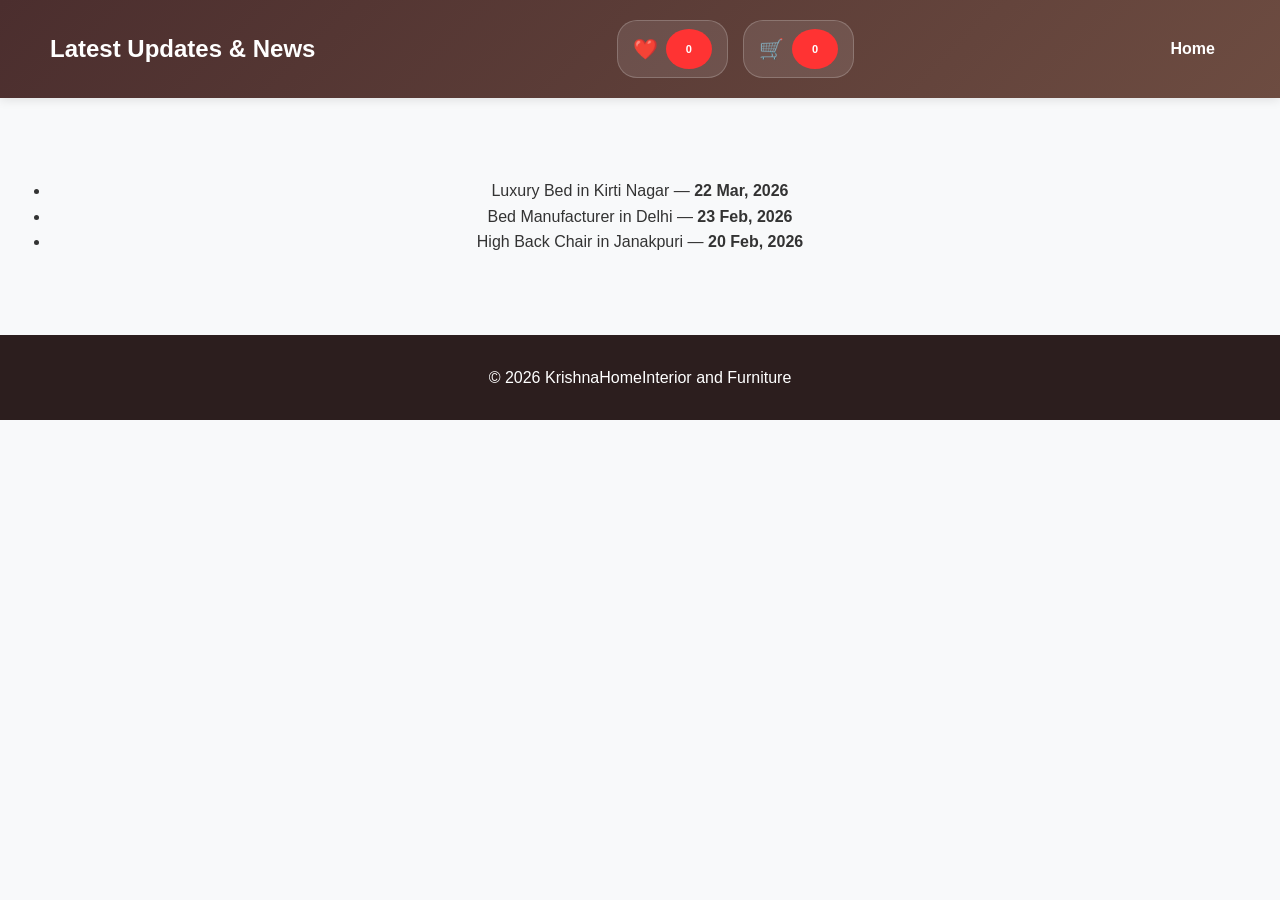
<file: updates.html>
<!DOCTYPE html>
<html lang="en">
<head>
<meta charset="UTF-8">
<title>Latest Updates | KrishnaHomeInterior and Furniture</title>
<meta name="viewport" content="width=device-width, initial-scale=1.0">
<link rel="stylesheet" href="css/style.css">
</head>
<body>

<header>
  <h1>Latest Updates & News</h1>
  <div class="header-icons">
    <button class="icon-btn" id="wishlistBtn" title="Wishlist">
      <span class="icon">❤️</span>
      <span class="badge" id="wishlistCount">0</span>
    </button>
    <button class="icon-btn" id="cartBtn" title="Shopping Cart">
      <span class="icon">🛒</span>
      <span class="badge" id="cartCount">0</span>
    </button>
  </div>
  <nav><a href="index.html">Home</a></nav>
</header>

<!-- Wishlist Panel -->
<div class="side-panel" id="wishlistPanel">
  <div class="panel-header">
    <h3>❤️ My Wishlist</h3>
    <button class="close-panel" id="closeWishlist">✕</button>
  </div>
  <div class="panel-content" id="wishlistContent">
    <p class="empty-message">Your wishlist is empty</p>
  </div>
</div>

<!-- Cart Panel -->
<div class="side-panel" id="cartPanel">
  <div class="panel-header">
    <h3>🛒 Shopping Cart</h3>
    <button class="close-panel" id="closeCart">✕</button>
  </div>
  <div class="panel-content" id="cartContent">
    <p class="empty-message">Your cart is empty</p>
  </div>
  <div class="panel-footer" id="cartFooter" style="display: none;">
    <div class="cart-total">
      <span>Total:</span>
      <span id="cartTotal">₹0</span>
    </div>
    <button class="checkout-btn" onclick="contactWhatsApp('my cart items')">💬 Contact to Order</button>
  </div>
</div>

<!-- Panel Overlay -->
<div class="panel-overlay" id="panelOverlay"></div>

<section class="updates-list">
  <ul>
    <li>Luxury Bed in Kirti Nagar — <strong>22 Mar, 2026</strong></li>
    <li>Bed Manufacturer in Delhi — <strong>23 Feb, 2026</strong></li>
    <li>High Back Chair in Janakpuri — <strong>20 Feb, 2026</strong></li>
  </ul>
</section>

<footer>
  <p>© 2026 KrishnaHomeInterior and Furniture</p>
</footer>

<script src="js/main.js"></script>
</body>
</html>
</file>
<file: css/style.css>
/* ==============================
   Reset & Base Styles
============================== */
* {
  margin: 0;
  padding: 0;
  box-sizing: border-box;
  font-family: 'Segoe UI', Tahoma, Geneva, Verdana, sans-serif;
}

html {
  scroll-behavior: smooth;
}

body {
  line-height: 1.6;
  background: #f8f9fa;
  color: #333;
}

/* ==============================
   Header & Navigation
============================== */
header {
  background: linear-gradient(135deg, #4b2e2e 0%, #6d4c41 100%);
  color: white;
  padding: 20px 50px;
  display: flex;
  justify-content: space-between;
  align-items: center;
  box-shadow: 0 2px 10px rgba(0,0,0,0.1);
  position: sticky;
  top: 0;
  z-index: 1000;
}

header h1 {
  font-size: 24px;
}

.header-right {
  display: flex;
  align-items: center;
  gap: 30px;
}

.search-container {
  display: flex;
  align-items: center;
  background: rgba(255, 255, 255, 0.1);
  border-radius: 25px;
  padding: 5px 10px;
  border: 1px solid rgba(255, 255, 255, 0.2);
  gap: 5px;
  position: relative;
}

#searchInput {
  background: transparent;
  border: none;
  outline: none;
  color: white;
  padding: 8px 12px;
  width: 250px;
  font-size: 14px;
  position: relative;
  z-index: 10;
}

#searchInput::placeholder {
  color: rgba(255, 255, 255, 0.6);
}

.search-dropdown {
  position: absolute;
  top: 100%;
  left: 0;
  right: 0;
  background: white;
  border-radius: 12px;
  box-shadow: 0 8px 24px rgba(0, 0, 0, 0.15);
  max-height: 400px;
  overflow-y: auto;
  display: none;
  z-index: 1001;
  margin-top: 8px;
}

.search-dropdown.show {
  display: block;
}

.search-dropdown-item {
  padding: 12px 16px;
  cursor: pointer;
  border-bottom: 1px solid #f0f0f0;
  transition: all 0.2s ease;
  display: flex;
  align-items: center;
  gap: 12px;
}

.search-dropdown-item:last-child {
  border-bottom: none;
}

.search-dropdown-item:hover {
  background: #f8f9fa;
}

.search-dropdown-item-icon {
  font-size: 20px;
  min-width: 24px;
}

.search-dropdown-item-content {
  flex: 1;
}

.search-dropdown-item-title {
  color: #4b2e2e;
  font-weight: 600;
  font-size: 14px;
  margin-bottom: 2px;
}

.search-dropdown-item-category {
  color: #666;
  font-size: 12px;
}

.search-dropdown-no-results {
  padding: 20px;
  text-align: center;
  color: #666;
  font-style: italic;
}

.search-highlight {
  background: #fff3cd;
  font-weight: 600;
  padding: 1px 2px;
  border-radius: 2px;
}

#searchBtn, #cameraBtn {
  background: transparent;
  border: none;
  color: white;
  cursor: pointer;
  padding: 5px 8px;
  margin: 0;
  font-size: 18px;
  transition: all 0.3s ease;
}

#cameraBtn {
  border-right: 1px solid rgba(255, 255, 255, 0.3);
  padding-right: 12px;
}

#searchBtn:hover, #cameraBtn:hover {
  background: transparent;
  color: #f4c542;
  transform: scale(1.1);
}

nav a {
  color: white;
  margin: 0 15px;
  text-decoration: none;
  font-weight: bold;
  transition: color 0.3s ease;
  position: relative;
}

nav a::after {
  content: '';
  position: absolute;
  bottom: -5px;
  left: 0;
  width: 0;
  height: 2px;
  background: #f4c542;
  transition: width 0.3s ease;
}

nav a:hover::after {
  width: 100%;
}

nav a:hover {
  color: #f4c542;
}

/* Desktop nav display */
@media (min-width: 769px) {
  nav {
    display: flex;
    flex-direction: row;
    align-items: center;
  }
  
  nav a::after {
    bottom: -5px;
  }
}

/* ==============================
   Hamburger Menu
============================== */
.menu-toggle {
  display: none;
  flex-direction: column;
  background: transparent;
  border: none;
  cursor: pointer;
  padding: 5px;
  z-index: 1001;
  transition: all 0.3s ease;
}

.menu-toggle span {
  width: 25px;
  height: 3px;
  background: white;
  margin: 3px 0;
  transition: all 0.3s ease;
  border-radius: 3px;
}

.menu-toggle:hover span {
  background: #f4c542;
}

.menu-toggle.active span:nth-child(1) {
  transform: rotate(45deg) translate(7px, 7px);
}

.menu-toggle.active span:nth-child(2) {
  opacity: 0;
}

.menu-toggle.active span:nth-child(3) {
  transform: rotate(-45deg) translate(7px, -7px);
}

.menu-overlay {
  display: none;
  position: fixed;
  top: 0;
  left: 0;
  width: 100%;
  height: 100%;
  background: rgba(0, 0, 0, 0.5);
  z-index: 998;
  opacity: 0;
  transition: opacity 0.3s ease;
}

.menu-overlay.active {
  display: block;
  opacity: 1;
}

/* ==============================
   Hero Slider
============================== */
.hero {
  position: relative;
  height: 100vh;
  overflow: hidden;
  display: flex;
  justify-content: center;
  align-items: center;
  text-align: center;
}

.hero-slide {
  position: absolute;
  width: 100%;
  height: 100%;
  background-size: cover;
  background-position: center;
  opacity: 0;
  animation: slideShow 20s infinite;
}

/* Hero slide images from local folder 'images/' */
.hero-slide:nth-child(1) { 
  background-image: url("../images/gallery-1.jpg"); 
  animation-delay: 0s; 
}
.hero-slide:nth-child(2) { 
  background-image: url("../images/gallery-3.jpg"); 
  animation-delay: 5s; 
}
.hero-slide:nth-child(3) { 
  background-image: url("../images/gallery-4.jpg"); 
  animation-delay: 10s; 
}
.hero-slide:nth-child(4) { 
  background-image: url("../images/hero-interior.jpg"); 
  animation-delay: 15s;
}

/* Fade animation */
@keyframes slideShow {
  0% {opacity: 0;}
  5% {opacity: 1;}
  25% {opacity: 1;}
  30% {opacity: 0;}
  100% {opacity: 0;}
}

/* Overlay for better text visibility */
.hero::after {
  content: "";
  position: absolute;
  inset: 0;
  background: rgba(0,0,0,0.5);
}

.hero-content {
  position: relative;
  z-index: 2;
  max-width: 800px;
  padding: 20px;
}

.hero-content h2 {
  font-size: 56px;
  font-weight: bold;
  color: white;
  margin-bottom: 20px;
  text-shadow: 2px 2px 4px rgba(0,0,0,0.5);
}

.hero-content p {
  font-size: 24px;
  color: white;
  margin-bottom: 30px;
  text-shadow: 1px 1px 3px rgba(0,0,0,0.5);
}

.hero-btn {
  display: inline-block;
  padding: 15px 40px;
  background: #f4c542;
  color: #333;
  text-decoration: none;
  font-weight: bold;
  font-size: 18px;
  border-radius: 50px;
  transition: all 0.3s ease;
  box-shadow: 0 4px 15px rgba(244, 197, 66, 0.4);
}

.hero-btn:hover {
  background: #ffdb58;
  transform: translateY(-2px);
  box-shadow: 0 6px 20px rgba(244, 197, 66, 0.6);
}

/* ==============================
   Trust Badges Section
============================== */
.trust-section {
  background: white;
  padding: 60px 50px;
  border-bottom: 1px solid #e0e0e0;
}

.trust-badges {
  display: flex;
  justify-content: space-around;
  align-items: flex-start;
  flex-wrap: wrap;
  gap: 30px;
  max-width: 1200px;
  margin: 0 auto;
}

.badge {
  text-align: center;
  flex: 1;
  min-width: 200px;
  padding: 20px;
}

.badge-icon {
  font-size: 48px;
  display: block;
  margin-bottom: 15px;
}

.badge h4 {
  color: #4b2e2e;
  font-size: 20px;
  margin-bottom: 10px;
}

.badge p {
  color: #666;
  font-size: 14px;
}

/* ==============================
   Sections & Cards
============================== */
section {
  padding: 80px 50px;
  text-align: center;
}

.section-header {
  max-width: 800px;
  margin: 0 auto 50px;
}

.section-header h2 {
  font-size: 42px;
  color: #4b2e2e;
  margin-bottom: 15px;
  font-weight: bold;
}

.section-subtitle {
  font-size: 18px;
  color: #666;
  line-height: 1.8;
}

.services, .gallery {
  display: flex;
  gap: 30px;
  flex-wrap: wrap;
  justify-content: center;
  max-width: 1200px;
  margin: 0 auto;
}

.card {
  width: 350px;
  border-radius: 12px;
  overflow: hidden;
  box-shadow: 0 4px 20px rgba(0,0,0,0.1);
  background: white;
  transition: all 0.3s ease;
  text-align: left;
}

.card:hover {
  transform: translateY(-10px);
  box-shadow: 0 8px 30px rgba(0,0,0,0.15);
}

.card img {
  width: 100%;
  height: 250px;
  object-fit: cover;
}

.card-content {
  padding: 25px;
}

.card-content h3 {
  color: #4b2e2e;
  font-size: 24px;
  margin-bottom: 10px;
}

.card-content p {
  color: #666;
  font-size: 16px;
  margin-bottom: 15px;
}

.card-link {
  color: #f4c542;
  text-decoration: none;
  font-weight: bold;
  font-size: 16px;
  transition: color 0.3s ease;
}

.card-link:hover {
  color: #4b2e2e;
}

.section-cta {
  margin-top: 40px;
}

.btn-primary {
  display: inline-block;
  padding: 15px 40px;
  background: #4b2e2e;
  color: white;
  text-decoration: none;
  border-radius: 50px;
  font-weight: bold;
  font-size: 18px;
  transition: all 0.3s ease;
  box-shadow: 0 4px 15px rgba(75, 46, 46, 0.3);
}

.btn-primary:hover {
  background: #6d4c41;
  transform: translateY(-2px);
  box-shadow: 0 6px 20px rgba(75, 46, 46, 0.4);
}

/* Gallery Section Specific */
.gallery-section {
  background: white;
}

/* ==============================
   Buttons
============================== */
button {
  padding: 12px 25px;
  background: #4b2e2e;
  color: white;
  border: none;
  border-radius: 8px;
  cursor: pointer;
  font-size: 16px;
  font-weight: bold;
  transition: all 0.3s ease;
}

button:hover {
  background: #6d4c41;
  transform: translateY(-2px);
}

/* ==============================
   Testimonials Section
============================== */
.testimonials-section {
  background: #f8f9fa;
  padding: 80px 50px;
}

.testimonials {
  display: flex;
  gap: 30px;
  flex-wrap: wrap;
  justify-content: center;
  max-width: 1200px;
  margin: 0 auto;
}

.testimonial-card {
  background: white;
  padding: 30px;
  border-radius: 12px;
  box-shadow: 0 4px 20px rgba(0,0,0,0.08);
  flex: 1;
  min-width: 300px;
  max-width: 350px;
  text-align: left;
}

.stars {
  color: #f4c542;
  font-size: 20px;
  margin-bottom: 15px;
}

.testimonial-text {
  color: #555;
  font-size: 16px;
  line-height: 1.8;
  margin-bottom: 15px;
  font-style: italic;
}

.customer-name {
  color: #4b2e2e;
  font-weight: bold;
  font-size: 16px;
}

/* ==============================
   Contact Section
============================== */
.contact-section {
  background: white;
  padding: 80px 50px;
}

.contact-info {
  display: flex;
  gap: 30px;
  flex-wrap: wrap;
  justify-content: center;
  max-width: 1000px;
  margin: 40px auto;
}

.contact-card {
  background: #f8f9fa;
  padding: 30px;
  border-radius: 12px;
  flex: 1;
  min-width: 250px;
  text-align: center;
  transition: all 0.3s ease;
}

.contact-card:hover {
  background: #4b2e2e;
  color: white;
  transform: translateY(-5px);
}

.contact-icon {
  font-size: 48px;
  display: block;
  margin-bottom: 15px;
}

.contact-card h4 {
  color: #4b2e2e;
  font-size: 20px;
  margin-bottom: 10px;
  transition: color 0.3s ease;
}

.contact-card:hover h4 {
  color: #f4c542;
}

.contact-card p {
  color: #666;
  font-size: 16px;
  transition: color 0.3s ease;
  word-wrap: break-word;
}

.contact-card:hover p {
  color: white;
}

.contact-link {
  color: inherit;
  text-decoration: none;
  transition: all 0.3s ease;
}

.contact-link:hover {
  text-decoration: underline;
}

.contact-note {
  font-size: 13px !important;
  font-style: italic;
  margin-top: 8px !important;
  opacity: 0.85;
}

.contact-card:hover .contact-note {
  opacity: 1;
  color: #f4c542 !important;
}

.contact-buttons {
  display: flex;
  gap: 20px;
  flex-wrap: wrap;
  justify-content: center;
  align-items: center;
  margin-top: 40px;
}

.cta-btn {
  display: inline-block;
  padding: 15px 35px;
  color: white;
  text-decoration: none;
  border-radius: 50px;
  font-weight: bold;
  font-size: 18px;
  transition: all 0.3s ease;
  box-shadow: 0 4px 15px rgba(0,0,0,0.2);
}

.cta-btn:hover {
  transform: translateY(-2px);
  box-shadow: 0 6px 20px rgba(0,0,0,0.3);
}

.call-btn {
  background: linear-gradient(135deg, #4CAF50 0%, #45a049 100%);
}

.call-btn:hover {
  background: linear-gradient(135deg, #45a049 0%, #3d8b40 100%);
}

.email-btn {
  background: linear-gradient(135deg, #2196F3 0%, #1976D2 100%);
}

.email-btn:hover {
  background: linear-gradient(135deg, #1976D2 0%, #1565C0 100%);
}

.whatsapp-btn {
  background: linear-gradient(135deg, #25D366 0%, #1ebe5d 100%);
}

.whatsapp-btn:hover {
  background: linear-gradient(135deg, #1ebe5d 0%, #17a04b 100%);
}

/* ==============================
   FAQ Section
============================== */
.faq-section {
  background: #f8f9fa;
  padding: 80px 50px;
}

.faq-container {
  max-width: 900px;
  margin: 0 auto;
  text-align: left;
}

.faq-item {
  background: white;
  padding: 25px 30px;
  margin-bottom: 20px;
  border-radius: 12px;
  box-shadow: 0 2px 10px rgba(0,0,0,0.05);
  transition: all 0.3s ease;
}

.faq-item:hover {
  box-shadow: 0 4px 20px rgba(0,0,0,0.1);
  transform: translateX(5px);
}

.faq-item h4 {
  color: #4b2e2e;
  font-size: 20px;
  margin-bottom: 12px;
  font-weight: bold;
}

.faq-item p {
  color: #666;
  font-size: 16px;
  line-height: 1.8;
}

/* ==============================
   Footer
============================== */
footer {
  background: #2c1e1e;
  color: white;
  text-align: center;
  padding: 30px;
  font-size: 16px;
}

footer p {
  margin: 0;
}

/* ==============================
   Floating Action Buttons
============================== */
.floating-buttons {
  position: fixed;
  bottom: 30px;
  right: 30px;
  display: flex;
  flex-direction: column;
  gap: 15px;
  z-index: 999;
}

.float-btn {
  display: flex;
  align-items: center;
  justify-content: center;
  gap: 12px;
  padding: 14px 24px;
  border-radius: 50px;
  text-decoration: none;
  color: white;
  font-weight: 600;
  font-size: 16px;
  box-shadow: 0 6px 24px rgba(0,0,0,0.25);
  transition: all 0.3s ease;
  cursor: pointer;
  min-width: 180px;
}

.float-btn:hover {
  transform: translateY(-4px);
  box-shadow: 0 8px 30px rgba(0,0,0,0.35);
}

.float-icon-svg {
  width: 22px;
  height: 22px;
  display: block;
  flex-shrink: 0;
}

.float-text {
  font-size: 15px;
  font-weight: 600;
  white-space: nowrap;
  letter-spacing: 0.3px;
}

.call-float {
  background: linear-gradient(135deg, #4285F4 0%, #3367D6 100%);
}

.call-float:hover {
  background: linear-gradient(135deg, #3367D6 0%, #2952B3 100%);
}

/* Circle button style for call button */
.circle-btn {
  width: 60px;
  height: 60px;
  min-width: 60px;
  border-radius: 50%;
  padding: 0;
  gap: 0;
}

.circle-btn .float-icon-svg {
  width: 28px;
  height: 28px;
}

.circle-btn .float-text {
  display: none;
}

.whatsapp-float {
  background: linear-gradient(135deg, #25D366 0%, #1DA851 100%);
}

.whatsapp-float:hover {
  background: linear-gradient(135deg, #1DA851 0%, #128C7E 100%);
}

.wishlist-float {
  background: linear-gradient(135deg, #ff4d4d 0%, #cc0000 100%);
  border: none;
  position: relative;
}

.wishlist-float:hover {
  background: linear-gradient(135deg, #cc0000 0%, #990000 100%);
}

.cart-float {
  background: linear-gradient(135deg, #ff9800 0%, #f57c00 100%);
  border: none;
  position: relative;
}

.cart-float:hover {
  background: linear-gradient(135deg, #f57c00 0%, #e65100 100%);
}

.float-btn .float-icon {
  font-size: 28px;
  display: block;
}

.float-btn .badge {
  position: absolute;
  top: -5px;
  right: -5px;
  background: #f4c542;
  color: #4b2e2e;
  border-radius: 50%;
  min-width: 22px;
  height: 22px;
  display: flex;
  align-items: center;
  justify-content: center;
  font-size: 12px;
  font-weight: 700;
  padding: 2px;
  box-shadow: 0 2px 6px rgba(0,0,0,0.3);
}

/* Floating button animation */
@keyframes float-pulse {
  0%, 100% {
    transform: translateY(0) scale(1);
  }
  50% {
    transform: translateY(-3px) scale(1.02);
  }
}

.float-btn {
  animation: float-pulse 3s ease-in-out infinite;
}

.float-btn:hover {
  animation: none;
}

/* ==============================
   Search Results Section
============================== */
.search-results-section {
  background: white;
  border-top: 3px solid #4b2e2e;
  border-bottom: 3px solid #4b2e2e;
  padding: 60px 50px;
  text-align: center;
  min-height: 400px;
}

.search-results-header {
  display: flex;
  justify-content: space-between;
  align-items: center;
  margin-bottom: 30px;
  flex-wrap: wrap;
  gap: 20px;
  max-width: 1200px;
  margin-left: auto;
  margin-right: auto;
}

.search-results-header h2 {
  color: #4b2e2e;
  font-size: 36px;
}

.search-query {
  color: #f4c542;
  font-size: 20px;
  margin-bottom: 40px;
  font-weight: bold;
}

.search-results-container {
  display: flex;
  gap: 30px;
  flex-wrap: wrap;
  justify-content: center;
  max-width: 1200px;
  margin: 0 auto;
}

.clear-search-btn {
  background: #f4c542;
  color: #333;
  border: none;
  padding: 12px 25px;
  border-radius: 50px;
  cursor: pointer;
  font-size: 16px;
  font-weight: bold;
  transition: all 0.3s ease;
}

.clear-search-btn:hover {
  background: #ffdb58;
  transform: translateY(-2px);
}

.no-results {
  text-align: center;
  padding: 60px 20px;
  color: #999;
}

.no-results p:first-child {
  font-size: 24px;
  color: #4b2e2e;
  margin-bottom: 20px;
  font-weight: bold;
}

.no-results p:last-child {
  font-size: 16px;
  color: #666;
}

.search-results-container .card mark {
  background-color: #f4c542;
  color: #333;
  padding: 3px 6px;
  border-radius: 4px;
  font-weight: bold;
}

/* ==============================
   Gallery Grid
============================== */
.gallery-grid {
  display: grid;
  grid-template-columns: repeat(auto-fill, minmax(250px, 1fr));
  gap: 25px;
  padding: 40px 50px;
  max-width: 1400px;
  margin: 0 auto;
}

.gallery-item {
  background: white;
  border-radius: 12px;
  padding: 20px;
  box-shadow: 0 2px 10px rgba(0, 0, 0, 0.1);
  transition: all 0.3s ease;
  text-align: center;
  position: relative;
  overflow: hidden;
  cursor: pointer;
}

.gallery-item:hover {
  transform: translateY(-5px);
  box-shadow: 0 5px 20px rgba(0, 0, 0, 0.15);
}

.gallery-item h3 {
  color: #4b2e2e;
  margin-bottom: 15px;
  font-size: 18px;
  min-height: 44px;
  display: flex;
  align-items: center;
  justify-content: center;
}

.gallery-item img {
  width: 100%;
  max-width: 200px;
  height: 200px;
  object-fit: cover;
  border-radius: 8px;
  margin: 0 auto;
  display: block;
  border: 2px solid #e0e0e0;
  transition: all 0.3s ease;
}

.gallery-item:hover img {
  border-color: #4b2e2e;
  transform: scale(1.05);
}

.image-overlay {
  position: absolute;
  top: 0;
  left: 0;
  width: 100%;
  height: 100%;
  background: rgba(75, 46, 46, 0.9);
  color: white;
  display: flex;
  align-items: center;
  justify-content: center;
  opacity: 0;
  transition: opacity 0.3s ease;
  font-weight: 600;
  font-size: 16px;
}

.gallery-item:hover .image-overlay {
  opacity: 1;
}

.product-data {
  display: none;
}

/* ==============================
   Product Cards (Services Page)
============================== */
.product-grid {
  display: grid;
  grid-template-columns: repeat(auto-fill, minmax(250px, 1fr));
  gap: 25px;
  padding: 40px 50px;
  max-width: 1400px;
  margin: 0 auto;
}

.product-card {
  background: white;
  border-radius: 12px;
  padding: 20px;
  box-shadow: 0 2px 10px rgba(0, 0, 0, 0.1);
  transition: all 0.3s ease;
  text-align: center;
  position: relative;
  overflow: hidden;
}

.product-card:hover {
  transform: translateY(-5px);
  box-shadow: 0 5px 20px rgba(0, 0, 0, 0.15);
}

.product-card h3 {
  color: #4b2e2e;
  margin-bottom: 15px;
  font-size: 20px;
}

.product-card img {
  width: 100%;
  max-width: 200px;
  height: 200px;
  object-fit: cover;
  border-radius: 8px;
  margin: 15px auto;
  display: block;
  border: 2px solid #e0e0e0;
  transition: all 0.3s ease;
}

.product-card:hover img {
  border-color: #4b2e2e;
  transform: scale(1.05);
}

.product-card button {
  background: linear-gradient(135deg, #4b2e2e 0%, #6d4c41 100%);
  color: white;
  border: none;
  padding: 12px 25px;
  border-radius: 8px;
  font-size: 15px;
  font-weight: 600;
  cursor: pointer;
  transition: all 0.3s ease;
  margin-top: 10px;
}

.product-card button:hover {
  transform: translateY(-2px);
  box-shadow: 0 4px 15px rgba(75, 46, 46, 0.3);
}

.product-card .image-overlay {
  position: absolute;
  top: 0;
  left: 0;
  width: 100%;
  height: 100%;
  background: rgba(75, 46, 46, 0.9);
  color: white;
  display: flex;
  align-items: center;
  justify-content: center;
  opacity: 0;
  transition: opacity 0.3s ease;
  cursor: pointer;
  font-weight: 600;
  font-size: 16px;
}

.product-card:hover .image-overlay {
  opacity: 1;
}

@media (max-width: 768px) {
  .product-grid {
    grid-template-columns: repeat(auto-fill, minmax(200px, 1fr));
    gap: 20px;
    padding: 30px 20px;
  }
  
  .product-card {
    padding: 15px;
  }
  
  .product-card h3 {
    font-size: 18px;
  }
  
  .product-card img {
    max-width: 150px;
    height: 150px;
  }
}

@media (max-width: 480px) {
  .product-grid {
    grid-template-columns: 1fr;
    gap: 15px;
    padding: 20px 15px;
  }
  
  .product-card img {
    max-width: 180px;
    height: 180px;
  }
}

/* ==============================
   Product Modal
============================== */
.product-modal {
  display: none;
  position: fixed;
  z-index: 2000;
  left: 0;
  top: 0;
  width: 100%;
  height: 100%;
  overflow: auto;
  background-color: rgba(0, 0, 0, 0.8);
  animation: fadeIn 0.3s ease;
}

@keyframes fadeIn {
  from { opacity: 0; }
  to { opacity: 1; }
}

.modal-content {
  background-color: white;
  margin: 5% auto;
  padding: 0;
  border-radius: 15px;
  max-width: 1100px;
  width: 90%;
  box-shadow: 0 10px 50px rgba(0,0,0,0.3);
  animation: slideDown 0.4s ease;
  position: relative;
  max-height: 90vh;
  overflow: auto;
}

@keyframes slideDown {
  from {
    transform: translateY(-50px);
    opacity: 0;
  }
  to {
    transform: translateY(0);
    opacity: 1;
  }
}

.close-modal {
  position: absolute;
  right: 20px;
  top: 15px;
  color: #aaa;
  font-size: 35px;
  font-weight: bold;
  cursor: pointer;
  z-index: 2001;
  transition: color 0.3s ease;
  background: white;
  width: 40px;
  height: 40px;
  border-radius: 50%;
  display: flex;
  align-items: center;
  justify-content: center;
  line-height: 1;
}

.close-modal:hover,
.close-modal:focus {
  color: #4b2e2e;
}

.modal-body {
  display: flex;
  flex-direction: row;
  gap: 0;
}

.modal-image {
  flex: 1;
  min-width: 400px;
  max-width: 50%;
  display: flex;
  align-items: center;
  justify-content: center;
  background: #f8f9fa;
  border-radius: 15px 0 0 15px;
  overflow: hidden;
}

.modal-image img {
  width: 100%;
  height: auto;
  object-fit: contain;
  border-radius: 15px 0 0 15px;
  max-height: 600px;
}

.modal-details {
  flex: 1;
  padding: 40px 35px;
  display: flex;
  flex-direction: column;
  justify-content: center;
}

.modal-details h2 {
  color: #4b2e2e;
  margin-bottom: 20px;
  font-size: 28px;
  line-height: 1.3;
}

.modal-category {
  color: #666;
  margin-bottom: 15px;
  font-size: 16px;
}

.modal-category strong {
  color: #4b2e2e;
}

.modal-category span {
  background: #f4c542;
  padding: 4px 12px;
  border-radius: 20px;
  color: #333;
  font-weight: bold;
  display: inline-block;
  margin-left: 5px;
}

.modal-description {
  color: #555;
  line-height: 1.8;
  margin-bottom: 20px;
  font-size: 16px;
}

.modal-price {
  color: #4b2e2e;
  font-size: 20px;
  margin-bottom: 25px;
  font-weight: bold;
}

.modal-price span {
  color: #6d4c41;
}

.modal-details .whatsapp-btn {
  display: inline-block;
  padding: 15px 30px;
  background: linear-gradient(135deg, #25D366 0%, #1ebe5d 100%);
  color: white;
  text-decoration: none;
  border-radius: 50px;
  font-weight: bold;
  font-size: 16px;
  border: none;
  cursor: pointer;
  transition: all 0.3s ease;
  box-shadow: 0 4px 15px rgba(37, 211, 102, 0.3);
  text-align: center;
  margin-top: 10px;
}

.modal-details .whatsapp-btn:hover {
  background: linear-gradient(135deg, #1ebe5d 0%, #17a04b 100%);
  transform: translateY(-2px);
  box-shadow: 0 6px 20px rgba(37, 211, 102, 0.4);
}

/* ==============================
   Responsive Design
============================== */
@media (max-width: 768px) {
  header {
    flex-direction: row;
    justify-content: space-between;
    gap: 15px;
    padding: 15px 20px;
  }
  
  header h1 {
    font-size: 18px;
  }

  .header-right {
    flex-direction: row;
    align-items: center;
    gap: 15px;
    width: auto;
  }

  .search-container {
    width: auto;
    min-width: 200px;
  }

  #searchInput {
    width: 150px;
    font-size: 13px;
  }
  
  /* Show hamburger menu */
  .menu-toggle {
    display: flex;
    order: 3;
  }

  /* Mobile navigation styles */
  nav {
    position: fixed;
    top: 0;
    right: -100%;
    width: 280px;
    height: 100vh;
    background: linear-gradient(180deg, #4b2e2e 0%, #2c1e1e 100%);
    display: flex;
    flex-direction: column;
    justify-content: flex-start;
    align-items: flex-start;
    padding: 80px 30px 30px;
    box-shadow: -5px 0 15px rgba(0,0,0,0.3);
    z-index: 999;
    transition: right 0.3s ease;
    overflow-y: auto;
  }
  
  nav.active {
    right: 0;
  }

  nav a {
    margin: 0;
    padding: 15px 0;
    width: 100%;
    font-size: 18px;
    border-bottom: 1px solid rgba(255, 255, 255, 0.1);
    transition: all 0.3s ease;
  }
  
  nav a:hover {
    padding-left: 10px;
    color: #f4c542;
  }
  
  .hero {
    height: 60vh;
  }
  
  .hero-content h2 {
    font-size: 36px;
  }
  
  .hero-content p {
    font-size: 18px;
  }
  
  .hero-btn {
    padding: 12px 30px;
    font-size: 16px;
  }
  
  section {
    padding: 50px 20px;
  }
  
  .section-header h2 {
    font-size: 32px;
  }
  
  .section-subtitle {
    font-size: 16px;
  }
  
  .trust-section {
    padding: 40px 20px;
  }
  
  .trust-badges {
    flex-direction: column;
  }
  
  .badge {
    min-width: 100%;
  }
  
  .card {
    width: 100%;
    max-width: 400px;
  }
  
  .testimonials {
    flex-direction: column;
    align-items: center;
  }
  
  .testimonial-card {
    max-width: 100%;
  }
  
  .contact-info {
    flex-direction: column;
  }
  
  .contact-card {
    min-width: 100%;
  }
  
  .contact-card p {
    font-size: 14px;
    word-break: break-all;
  }
  
  .contact-buttons {
    flex-direction: column;
    width: 100%;
    padding: 0 20px;
  }
  
  .cta-btn {
    width: 100%;
    max-width: 400px;
    text-align: center;
    font-size: 16px;
    padding: 12px 25px;
  }
  
  .search-results-section {
    padding: 40px 20px;
  }
  
  .search-results-header {
    flex-direction: column;
    text-align: center;
  }
  
  .search-results-header h2 {
    font-size: 28px;
  }
  
  .floating-buttons {
    bottom: 20px;
    right: 20px;
    gap: 12px;
  }
  
  .float-btn {
    padding: 12px 18px;
    font-size: 14px;
    min-width: 150px;
  }
  
  .circle-btn {
    width: 56px;
    height: 56px;
    min-width: 56px;
    padding: 0;
  }
  
  .circle-btn .float-icon-svg {
    width: 26px;
    height: 26px;
  }
  
  .float-icon-svg {
    width: 20px;
    height: 20px;
  }
  
  .float-text {
    font-size: 13px;
  }
  
  .gallery-grid {
    grid-template-columns: repeat(auto-fill, minmax(200px, 1fr));
    gap: 20px;
    padding: 30px 20px;
  }
  
  .gallery-item {
    padding: 15px;
  }
  
  .gallery-item h3 {
    font-size: 16px;
    min-height: 40px;
  }
  
  .gallery-item img {
    max-width: 150px;
    height: 150px;
  }
  
  .modal-content {
    width: 95%;
    margin: 10% auto;
  }
  
  .modal-body {
    flex-direction: column;
  }
  
  .modal-image {
    min-width: 100%;
    max-width: 100%;
  }
  
  .modal-image img {
    border-radius: 15px 15px 0 0;
    max-height: 400px;
    object-fit: contain;
  }
  
  .modal-details {
    padding: 25px 20px;
  }
  
  .modal-details h2 {
    font-size: 22px;
  }
  
  .close-modal {
    right: 15px;
    top: 10px;
    width: 35px;
    height: 35px;
    font-size: 28px;
  }
}

@media (max-width: 480px) {
  header h1 {
    font-size: 16px;
  }
  
  #searchInput {
    width: 120px;
    font-size: 12px;
  }
  
  nav {
    width: 250px;
    padding: 70px 20px 20px;
  }
  
  nav a {
    font-size: 16px;
    padding: 12px 0;
  }
  
  .hero-content h2 {
    font-size: 28px;
  }
  
  .hero-content p {
    font-size: 16px;
  }
  
  .section-header h2 {
    font-size: 26px;
  }
  
  .badge-icon {
    font-size: 36px;
  }
  
  .badge h4 {
    font-size: 18px;
  }
  
  .header-icons {
    gap: 8px;
  }
  
  .icon-btn {
    padding: 6px 10px;
  }
  
  .icon-btn .icon {
    font-size: 18px;
  }
  
  .icon-btn .badge {
    min-width: 16px;
    height: 16px;
    font-size: 9px;
  }
  
  .side-panel {
    width: 90%;
    max-width: 400px;
  }
  
  .panel-header h3 {
    font-size: 18px;
  }
  
  .panel-item {
    flex-direction: column;
    align-items: flex-start;
  }
  
  .item-image {
    width: 100%;
    margin-bottom: 10px;
  }
  
  .item-details {
    width: 100%;
  }
  
  .cart-item-actions {
    width: 100%;
    justify-content: space-between;
    margin-top: 10px;
  }
}

/* ==============================
   Cart & Wishlist Icons
============================== */
.header-icons {
  display: flex;
  align-items: center;
  gap: 15px;
}

.icon-btn {
  background: rgba(255, 255, 255, 0.1);
  border: 1px solid rgba(255, 255, 255, 0.2);
  border-radius: 20px;
  padding: 8px 15px;
  color: white;
  cursor: pointer;
  display: flex;
  align-items: center;
  gap: 8px;
  position: relative;
  transition: all 0.3s ease;
}

.icon-btn:hover {
  background: rgba(255, 255, 255, 0.2);
  transform: translateY(-2px);
}

.icon-btn .icon {
  font-size: 20px;
  line-height: 1;
}

.icon-btn .badge {
  background: #ff3333;
  color: white;
  border-radius: 50%;
  min-width: 20px;
  height: 20px;
  display: flex;
  align-items: center;
  justify-content: center;
  font-size: 11px;
  font-weight: bold;
}

/* ==============================
   Side Panels (Cart & Wishlist)
============================== */
.side-panel {
  position: fixed;
  top: 0;
  right: -100%;
  width: 450px;
  max-width: 90vw;
  height: 100vh;
  background: white;
  box-shadow: -5px 0 20px rgba(0, 0, 0, 0.3);
  z-index: 1002;
  transition: right 0.3s ease;
  display: flex;
  flex-direction: column;
}

.side-panel.active {
  right: 0;
}

.panel-header {
  background: linear-gradient(135deg, #4b2e2e 0%, #6d4c41 100%);
  color: white;
  padding: 20px;
  display: flex;
  justify-content: space-between;
  align-items: center;
  border-bottom: 1px solid rgba(255, 255, 255, 0.1);
}

.panel-header h3 {
  margin: 0;
  font-size: 22px;
  font-weight: 600;
}

.close-panel {
  background: transparent;
  border: none;
  color: white;
  font-size: 24px;
  cursor: pointer;
  width: 36px;
  height: 36px;
  display: flex;
  align-items: center;
  justify-content: center;
  border-radius: 50%;
  transition: all 0.3s ease;
}

.close-panel:hover {
  background: rgba(255, 255, 255, 0.1);
  transform: rotate(90deg);
}

.panel-content {
  flex: 1;
  overflow-y: auto;
  padding: 20px;
}

.panel-content::-webkit-scrollbar {
  width: 8px;
}

.panel-content::-webkit-scrollbar-track {
  background: #f1f1f1;
}

.panel-content::-webkit-scrollbar-thumb {
  background: #888;
  border-radius: 4px;
}

.panel-content::-webkit-scrollbar-thumb:hover {
  background: #555;
}

.empty-message {
  text-align: center;
  color: #999;
  padding: 40px 20px;
  font-size: 16px;
}

.panel-item {
  display: flex;
  gap: 15px;
  padding: 15px;
  border-bottom: 1px solid #eee;
  transition: background 0.3s ease;
}

.panel-item:hover {
  background: #f9f9f9;
}

.item-image {
  width: 80px;
  height: 80px;
  object-fit: cover;
  border-radius: 8px;
  flex-shrink: 0;
}

.item-details {
  flex: 1;
  display: flex;
  flex-direction: column;
  gap: 5px;
}

.item-name {
  font-weight: 600;
  color: #333;
  font-size: 16px;
  margin: 0;
}

.item-category {
  color: #666;
  font-size: 13px;
}

.item-price {
  color: #4b2e2e;
  font-weight: 600;
  font-size: 15px;
}

.item-actions {
  display: flex;
  gap: 8px;
  margin-top: 8px;
}

.item-btn {
  padding: 6px 12px;
  border: none;
  border-radius: 5px;
  cursor: pointer;
  font-size: 12px;
  transition: all 0.3s ease;
  font-weight: 500;
}

.remove-btn {
  background: #ff4444;
  color: white;
}

.remove-btn:hover {
  background: #cc0000;
  transform: translateY(-2px);
}

.move-to-cart-btn {
  background: #4b2e2e;
  color: white;
}

.move-to-cart-btn:hover {
  background: #2c1e1e;
  transform: translateY(-2px);
}

.cart-item-actions {
  display: flex;
  align-items: center;
  gap: 10px;
  margin-top: 8px;
}

.quantity-control {
  display: flex;
  align-items: center;
  gap: 8px;
  background: #f0f0f0;
  border-radius: 5px;
  padding: 4px 8px;
}

.qty-btn {
  background: #4b2e2e;
  color: white;
  border: none;
  width: 24px;
  height: 24px;
  border-radius: 4px;
  cursor: pointer;
  font-size: 14px;
  display: flex;
  align-items: center;
  justify-content: center;
  transition: all 0.3s ease;
}

.qty-btn:hover {
  background: #2c1e1e;
  transform: scale(1.1);
}

.qty-value {
  font-weight: 600;
  min-width: 30px;
  text-align: center;
  font-size: 14px;
}

.panel-footer {
  border-top: 2px solid #eee;
  padding: 20px;
  background: #f9f9f9;
}

.cart-total {
  display: flex;
  justify-content: space-between;
  align-items: center;
  font-size: 18px;
  font-weight: 600;
  margin-bottom: 15px;
  color: #333;
}

.checkout-btn {
  width: 100%;
  padding: 15px;
  background: linear-gradient(135deg, #25d366 0%, #128c7e 100%);
  color: white;
  border: none;
  border-radius: 8px;
  font-size: 16px;
  font-weight: 600;
  cursor: pointer;
  transition: all 0.3s ease;
  box-shadow: 0 4px 15px rgba(37, 211, 102, 0.3);
}

.checkout-btn:hover {
  transform: translateY(-2px);
  box-shadow: 0 6px 20px rgba(37, 211, 102, 0.4);
}

.panel-overlay {
  position: fixed;
  top: 0;
  left: 0;
  width: 100%;
  height: 100%;
  background: rgba(0, 0, 0, 0.5);
  z-index: 1001;
  display: none;
  opacity: 0;
  transition: opacity 0.3s ease;
}

.panel-overlay.active {
  display: block;
  opacity: 1;
}

/* ==============================
   Modal Action Buttons
============================== */
.modal-actions {
  display: flex;
  flex-wrap: wrap;
  gap: 10px;
  margin-top: 20px;
}

.action-btn {
  flex: 1;
  min-width: 140px;
  padding: 12px 20px;
  border: none;
  border-radius: 8px;
  font-size: 15px;
  font-weight: 600;
  cursor: pointer;
  transition: all 0.3s ease;
  display: flex;
  align-items: center;
  justify-content: center;
  gap: 8px;
}

.wishlist-modal-btn {
  background: linear-gradient(135deg, #ff6b9d 0%, #c44569 100%);
  color: white;
  box-shadow: 0 4px 15px rgba(255, 107, 157, 0.3);
}

.wishlist-modal-btn:hover {
  transform: translateY(-2px);
  box-shadow: 0 6px 20px rgba(255, 107, 157, 0.4);
}

.cart-modal-btn {
  background: linear-gradient(135deg, #4b2e2e 0%, #6d4c41 100%);
  color: white;
  box-shadow: 0 4px 15px rgba(75, 46, 46, 0.3);
}

.cart-modal-btn:hover {
  transform: translateY(-2px);
  box-shadow: 0 6px 20px rgba(75, 46, 46, 0.4);
}

.whatsapp-btn {
  background: linear-gradient(135deg, #25d366 0%, #128c7e 100%);
  color: white;
  box-shadow: 0 4px 15px rgba(37, 211, 102, 0.3);
}

.whatsapp-btn:hover {
  transform: translateY(-2px);
  box-shadow: 0 6px 20px rgba(37, 211, 102, 0.4);
}

/* ==============================
   Responsive Design - 480px
============================== */
@media (max-width: 480px) {
  .header-icons {
    gap: 8px;
  }
  
  .icon-btn {
    padding: 6px 10px;
  }
  
  .icon-btn .icon {
    font-size: 18px;
  }
  
  .icon-btn .badge {
    min-width: 16px;
    height: 16px;
    font-size: 9px;
  }
  
  .side-panel {
    width: 90%;
    max-width: 400px;
  }
  
  .panel-header h3 {
    font-size: 18px;
  }
  
  .panel-item {
    flex-direction: column;
    align-items: flex-start;
  }
  
  .item-image {
    width: 100%;
    margin-bottom: 10px;
  }
  
  .item-details {
    width: 100%;
  }
  
  .cart-item-actions {
    width: 100%;
    justify-content: space-between;
    margin-top: 10px;
  }
  
  .floating-buttons {
    bottom: 15px;
    right: 15px;
    gap: 10px;
  }
  
  .float-btn {
    padding: 10px 14px;
    font-size: 12px;
    min-width: 130px;
  }
  
  .circle-btn {
    width: 50px;
    height: 50px;
    min-width: 50px;
    padding: 0;
  }
  
  .circle-btn .float-icon-svg {
    width: 24px;
    height: 24px;
  }
  
  .float-icon-svg {
    width: 18px;
    height: 18px;
  }
  
  .float-text {
    font-size: 11px;
  }
  
  .gallery-grid {
    grid-template-columns: 1fr;
    gap: 15px;
    padding: 20px 15px;
  }
  
  .gallery-item h3 {
    font-size: 15px;
    min-height: 38px;
  }
  
  .gallery-item img {
    max-width: 180px;
    height: 180px;
  }
  
  .modal-content {
    margin: 5% auto;
  }
  
  .modal-details h2 {
    font-size: 20px;
  }
  
  .modal-details {
    padding: 20px 15px;
  }
  
  .modal-details .whatsapp-btn {
    padding: 12px 20px;
    font-size: 14px;
  }
}

/* ==============================
   Customer Review System
============================== */
.customer-reviews-container {
  margin-top: 60px;
  padding-top: 40px;
}

.section-divider {
  text-align: center;
  margin-bottom: 40px;
  position: relative;
}

.section-divider::before {
  content: '';
  position: absolute;
  top: 50%;
  left: 0;
  right: 0;
  height: 1px;
  background: linear-gradient(to right, transparent, #e0e0e0 20%, #e0e0e0 80%, transparent);
  z-index: 0;
}

.section-divider h3 {
  display: inline-block;
  background: #f8f9fa;
  padding: 0 30px;
  font-size: 24px;
  color: #4b2e2e;
  position: relative;
  z-index: 1;
  font-weight: 600;
}

.customer-reviews-section {
  background: white;
  padding: 60px 50px;
}

.reviews-container {
  max-width: 1200px;
  margin: 0 auto;
  display: grid;
  grid-template-columns: repeat(auto-fill, minmax(350px, 1fr));
  gap: 25px;
  padding: 20px 0;
}

.review-card {
  background: white;
  border: 1px solid #e0e0e0;
  border-radius: 12px;
  padding: 25px;
  box-shadow: 0 2px 10px rgba(0, 0, 0, 0.05);
  transition: all 0.3s ease;
  position: relative;
}

.review-card:hover {
  box-shadow: 0 5px 20px rgba(0, 0, 0, 0.1);
  transform: translateY(-3px);
}

.review-header {
  display: flex;
  justify-content: space-between;
  align-items: flex-start;
  margin-bottom: 15px;
}

.reviewer-info {
  flex: 1;
}

.reviewer-name {
  font-weight: 600;
  font-size: 18px;
  color: #333;
  margin-bottom: 5px;
}

.review-product {
  color: #4b2e2e;
  font-size: 13px;
  font-weight: 500;
  background: rgba(75, 46, 46, 0.1);
  padding: 3px 10px;
  border-radius: 12px;
  display: inline-block;
  margin-bottom: 5px;
}

.review-date {
  font-size: 12px;
  color: #999;
}

.review-stars {
  font-size: 18px;
  color: #ffc107;
  letter-spacing: 2px;
}

.review-text-content {
  color: #555;
  line-height: 1.7;
  font-size: 15px;
  margin-top: 15px;
}

.review-media {
  margin-top: 15px;
  display: flex;
  flex-direction: column;
  gap: 15px;
}

.review-photos {
  display: grid;
  grid-template-columns: repeat(auto-fill, minmax(120px, 1fr));
  gap: 10px;
}

.review-photo {
  width: 100%;
  height: 120px;
  object-fit: cover;
  border-radius: 8px;
  cursor: pointer;
  transition: all 0.3s ease;
  border: 2px solid #e0e0e0;
}

.review-photo:hover {
  transform: scale(1.05);
  box-shadow: 0 4px 12px rgba(0, 0, 0, 0.2);
  border-color: #4b2e2e;
}

.review-video {
  width: 100%;
  max-height: 300px;
  border-radius: 8px;
  border: 2px solid #e0e0e0;
}

.media-badge {
  display: inline-flex;
  align-items: center;
  gap: 5px;
  font-size: 12px;
  color: #4b2e2e;
  font-weight: 500;
  margin-top: 10px;
  padding: 5px 10px;
  background: rgba(75, 46, 46, 0.1);
  border-radius: 12px;
  width: fit-content;
}

.reviews-pagination {
  display: flex;
  justify-content: center;
  align-items: center;
  gap: 20px;
  margin-top: 40px;
}

.pagination-btn {
  background: #4b2e2e;
  color: white;
  border: none;
  padding: 10px 20px;
  border-radius: 8px;
  cursor: pointer;
  font-size: 14px;
  font-weight: 500;
  transition: all 0.3s ease;
}

.pagination-btn:hover:not(:disabled) {
  background: #2c1e1e;
  transform: translateY(-2px);
}

.pagination-btn:disabled {
  background: #ccc;
  cursor: not-allowed;
  opacity: 0.6;
}

.page-info {
  font-weight: 600;
  color: #333;
}

/* Review Modal */
.review-modal {
  display: none;
  position: fixed;
  top: 0;
  left: 0;
  width: 100%;
  height: 100%;
  background: rgba(0, 0, 0, 0.7);
  z-index: 10000;
  overflow-y: auto;
  animation: fadeIn 0.3s ease;
}

.review-modal-content {
  background: white;
  max-width: 600px;
  margin: 50px auto;
  padding: 40px;
  border-radius: 15px;
  position: relative;
  box-shadow: 0 10px 40px rgba(0, 0, 0, 0.3);
  animation: slideUp 0.3s ease;
}

@keyframes slideUp {
  from {
    transform: translateY(50px);
    opacity: 0;
  }
  to {
    transform: translateY(0);
    opacity: 1;
  }
}

.close-review-modal {
  position: absolute;
  right: 20px;
  top: 20px;
  font-size: 32px;
  color: #999;
  cursor: pointer;
  width: 40px;
  height: 40px;
  display: flex;
  align-items: center;
  justify-content: center;
  border-radius: 50%;
  transition: all 0.3s ease;
}

.close-review-modal:hover {
  background: #f0f0f0;
  color: #333;
  transform: rotate(90deg);
}

.review-modal-content h2 {
  color: #4b2e2e;
  margin-bottom: 10px;
  font-size: 28px;
}

.modal-subtitle {
  color: #666;
  margin-bottom: 30px;
  font-size: 15px;
}

.form-group {
  margin-bottom: 25px;
}

.form-group label {
  display: block;
  margin-bottom: 8px;
  font-weight: 600;
  color: #333;
  font-size: 14px;
}

.form-group input[type="text"],
.form-group textarea {
  width: 100%;
  padding: 12px 15px;
  border: 2px solid #e0e0e0;
  border-radius: 8px;
  font-size: 15px;
  transition: all 0.3s ease;
  font-family: inherit;
}

.form-group input[type="text"]:focus,
.form-group textarea:focus {
  outline: none;
  border-color: #4b2e2e;
  box-shadow: 0 0 0 3px rgba(75, 46, 46, 0.1);
}

.form-group textarea {
  resize: vertical;
  min-height: 120px;
}

.star-rating {
  display: flex;
  gap: 10px;
  font-size: 36px;
  cursor: pointer;
  margin-bottom: 10px;
}

.star-rating .star {
  color: #ddd;
  transition: all 0.2s ease;
  cursor: pointer;
  user-select: none;
}

.star-rating .star:hover,
.star-rating .star.active {
  color: #ffc107;
  transform: scale(1.2);
}

.rating-text {
  font-size: 14px;
  color: #666;
  font-weight: 500;
}

.char-count {
  display: block;
  text-align: right;
  font-size: 12px;
  color: #999;
  margin-top: 5px;
}

.field-hint {
  font-size: 12px;
  color: #666;
  margin-bottom: 8px;
  font-style: italic;
}

.form-group input[type="file"] {
  padding: 10px;
  border: 2px dashed #e0e0e0;
  border-radius: 8px;
  cursor: pointer;
  background: #f9f9f9;
  transition: all 0.3s ease;
}

.form-group input[type="file"]:hover {
  border-color: #4b2e2e;
  background: #fff;
}

.file-preview {
  display: flex;
  flex-wrap: wrap;
  gap: 10px;
  margin-top: 10px;
  min-height: 0;
}

.file-preview:empty {
  display: none;
}

.preview-item {
  position: relative;
  width: 100px;
  height: 100px;
  border-radius: 8px;
  overflow: hidden;
  border: 2px solid #e0e0e0;
}

.preview-item img {
  width: 100%;
  height: 100%;
  object-fit: cover;
}

.preview-item video {
  width: 100%;
  height: 100%;
  object-fit: cover;
}

.preview-remove {
  position: absolute;
  top: 5px;
  right: 5px;
  background: rgba(255, 0, 0, 0.8);
  color: white;
  border: none;
  width: 24px;
  height: 24px;
  border-radius: 50%;
  cursor: pointer;
  font-size: 14px;
  display: flex;
  align-items: center;
  justify-content: center;
  transition: all 0.3s ease;
}

.preview-remove:hover {
  background: rgba(255, 0, 0, 1);
  transform: scale(1.1);
}

.form-actions {
  display: flex;
  gap: 15px;
  justify-content: flex-end;
  margin-top: 30px;
}

.btn-secondary {
  background: #e0e0e0;
  color: #333;
  border: none;
  padding: 12px 30px;
  border-radius: 8px;
  font-size: 16px;
  font-weight: 600;
  cursor: pointer;
  transition: all 0.3s ease;
}

.btn-secondary:hover {
  background: #d0d0d0;
}

.review-btn {
  display: inline-flex;
  align-items: center;
  gap: 8px;
}

/* Responsive Review Styles */
@media (max-width: 768px) {
  .customer-reviews-section {
    padding: 40px 20px;
  }
  
  .customer-reviews-container {
    margin-top: 40px;
    padding-top: 30px;
  }
  
  .section-divider h3 {
    font-size: 20px;
    padding: 0 20px;
  }
  
  .reviews-container {
    grid-template-columns: 1fr;
    gap: 20px;
  }
  
  .review-card {
    padding: 20px;
  }
  
  .review-modal-content {
    margin: 20px;
    padding: 30px 20px;
  }
  
  .review-modal-content h2 {
    font-size: 24px;
  }
  
  .star-rating {
    font-size: 32px;
    gap: 8px;
  }
  
  .form-actions {
    flex-direction: column;
  }
  
  .form-actions button {
    width: 100%;
  }
  
  .reviews-pagination {
    flex-direction: column;
    gap: 15px;
  }
  
  .pagination-btn {
    width: 100%;
    max-width: 200px;
  }
  
  .review-photos {
    grid-template-columns: repeat(auto-fill, minmax(100px, 1fr));
  }
  
  .review-photo {
    height: 100px;
  }
}

/* Media Lightbox */
.media-lightbox {
  display: none;
  position: fixed;
  top: 0;
  left: 0;
  width: 100%;
  height: 100%;
  background: rgba(0, 0, 0, 0.95);
  z-index: 10001;
  padding: 20px;
  animation: fadeIn 0.3s ease;
}

.media-lightbox.active {
  display: flex;
  align-items: center;
  justify-content: center;
}

.lightbox-content {
  max-width: 90%;
  max-height: 90%;
  position: relative;
}

.lightbox-content img {
  max-width: 100%;
  max-height: 90vh;
  border-radius: 8px;
  box-shadow: 0 10px 40px rgba(0, 0, 0, 0.5);
}

.close-lightbox {
  position: absolute;
  top: -40px;
  right: 0;
  background: white;
  color: #333;
  border: none;
  width: 40px;
  height: 40px;
  border-radius: 50%;
  cursor: pointer;
  font-size: 24px;
  display: flex;
  align-items: center;
  justify-content: center;
  transition: all 0.3s ease;
}

.close-lightbox:hover {
  background: #f0f0f0;
  transform: rotate(90deg);
}
</file>
